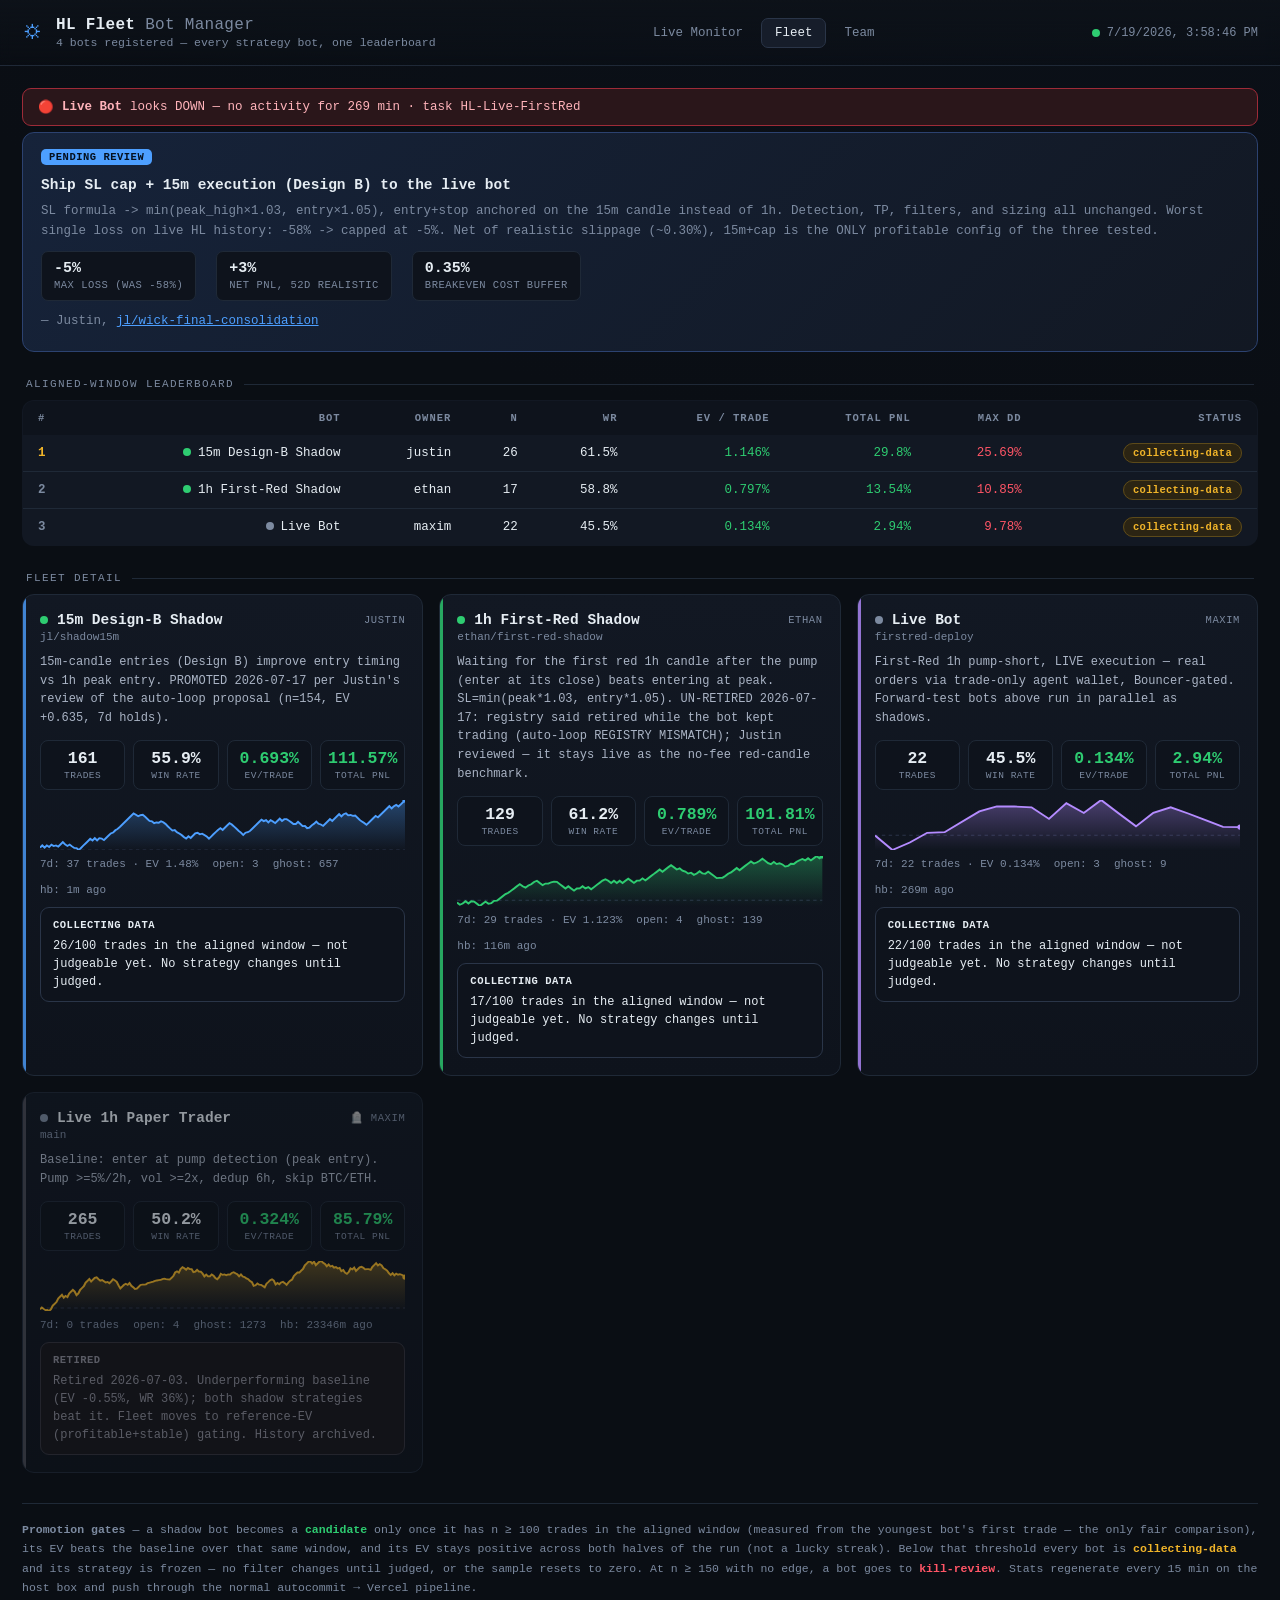
<file: fleet/index.html>
<!doctype html>
<html lang="en" data-theme="dark">
<head>
<meta charset="UTF-8" />
<meta name="viewport" content="width=device-width, initial-scale=1.0" />
<title>HL Fleet — Bot Manager</title>
<meta name="description" content="Fleet manager: every Hyperliquid strategy bot side by side — leaderboard, verdicts, health, team activity." />
<link rel="icon" href="data:image/svg+xml,<svg xmlns='http://www.w3.org/2000/svg' viewBox='0 0 32 32'><rect width='32' height='32' rx='6' fill='%230e131c'/><circle cx='11' cy='16' r='4' fill='%232ecc71'/><circle cx='21' cy='10' r='4' fill='%234d9fff'/><circle cx='21' cy='22' r='4' fill='%23ff5566'/></svg>" />
<style>
:root {
  --bg:        #0a0e14;
  --bg-2:      #0e131c;
  --panel:     #121823;
  --panel-2:   #161d2a;
  --border:    #1f2937;
  --border-2:  #2a3548;
  --text:      #e6edf3;
  --dim:       #7c8aa0;
  --mono: ui-monospace,'Cascadia Code',Consolas,monospace;
  --accent:    #4d9fff;
  --green:     #2ecc71;
  --green-dim: #1c7c47;
  --red:       #ff5566;
  --red-dim:   #9e2b38;
  --amber:     #f0b429;
  --purple:    #b48bff;
}
* { box-sizing: border-box; }
body {
  margin:0; font-family: var(--mono); font-size: 13.5px;
  background: radial-gradient(1200px 600px at 80% -10%, #11203a22, transparent), var(--bg);
  color: var(--text); min-height:100vh;
}
a { color: var(--accent); }
.topbar {
  display:flex; align-items:center; justify-content:space-between; gap:16px;
  padding: 16px 22px; border-bottom: 1px solid var(--border);
  background: linear-gradient(180deg, #0d1219, transparent);
  position: sticky; top:0; z-index:20; backdrop-filter: blur(6px);
}
.brand { display:flex; align-items:center; gap:12px; }
.logo { font-size: 22px; color: var(--accent); }
.brand h1 { font-size: 16px; margin:0; font-weight:600; letter-spacing:.3px; }
.brand .muted { color: var(--dim); font-weight: 400; }
.brand .sub { color: var(--dim); font-size:11.5px; margin-top:2px; }
.nav { display:flex; gap:4px; align-items:center; }
.nav a, .nav span { padding:7px 13px; border-radius:7px; font-size:12.5px; text-decoration:none; color:var(--dim); border:1px solid transparent; }
.nav a:hover { color:var(--text); border-color:var(--border-2); }
.nav .active { background: var(--panel-2); color: var(--text); border-color: var(--border-2); }
.topbar-right { display:flex; align-items:center; gap:12px; }
.freshness { display:flex; align-items:center; gap:7px; color:var(--dim); font-size:12px; }
.dot { width:8px; height:8px; border-radius:50%; background:var(--dim); }
.dot.live { background: var(--green); box-shadow: 0 0 0 0 #2ecc7188; animation: pulse 2.4s infinite; }
@keyframes pulse { 0%{box-shadow:0 0 0 0 #2ecc7166} 70%{box-shadow:0 0 0 8px #2ecc7100} 100%{box-shadow:0 0 0 0 #2ecc7100} }

.wrap { max-width: 1400px; margin: 0 auto; padding: 22px; }
.section-label { color: var(--dim); font-size: 11px; text-transform: uppercase; letter-spacing: 1.4px; margin: 26px 4px 10px; display:flex; align-items:center; gap:10px; }
.section-label::after { content:""; flex:1; height:1px; background: var(--border); }

.alerts { display:flex; flex-direction:column; gap:8px; margin-bottom: 6px; }
.alert { background: #2a161a; border: 1px solid var(--red-dim); color: #ffb3ba; padding: 10px 15px; border-radius: 9px; font-size: 12.5px; display:flex; gap:8px; align-items:center; }

.pending { background: linear-gradient(135deg, #16233a, var(--panel)); border: 1px solid #2c4270; border-radius: 12px; padding: 16px 18px; margin-bottom: 6px; }
.pending .tag { display:inline-block; background: var(--accent); color:#04101f; font-weight:700; font-size:10.5px; letter-spacing:.5px; padding:2px 8px; border-radius:5px; margin-bottom:8px; }
.pending h3 { margin: 4px 0 8px; font-size: 14.5px; }
.pending p { color: var(--dim); margin: 4px 0; line-height:1.6; font-size:12.5px; }
.pending .kv { display:flex; gap:20px; margin-top:10px; flex-wrap:wrap; }
.pending .kv div { background: var(--bg-2); border:1px solid var(--border); border-radius:7px; padding:8px 12px; }
.pending .kv b { display:block; font-size:15px; }
.pending .kv small { color:var(--dim); font-size:10.5px; text-transform:uppercase; letter-spacing:.5px; }

table.lb { width:100%; border-collapse: collapse; background: var(--panel); border: 1px solid var(--border); border-radius: 12px; overflow: hidden; }
table.lb th, table.lb td { padding: 11px 15px; text-align:right; font-size: 12.5px; }
table.lb th { background: var(--bg-2); color: var(--dim); font-size: 10.5px; text-transform: uppercase; letter-spacing: 1px; font-weight:600; }
table.lb td:first-child, table.lb th:first-child { text-align:left; }
table.lb tr+tr td { border-top: 1px solid var(--border); }
table.lb tr:hover td { background: var(--panel-2); }
.rank { color: var(--dim); font-weight:700; }
.rank.gold { color: var(--amber); }
.pos { color: var(--green); } .neg { color: var(--red); }
.pill { font-size: 10.5px; padding: 3px 9px; border-radius: 20px; font-weight:600; letter-spacing:.3px; border:1px solid transparent; }
.pill.baseline { background:#12203a; color:var(--accent); border-color:#26406e; }
.pill.candidate { background:#0f3320; color:var(--green); border-color:var(--green-dim); }
.pill.kill-review { background:#33130f; color:#ff8a7a; border-color:var(--red-dim); }
.pill.testing { background:#132b22; color:#7fe0b0; border-color:#1c4a34; }
.pill.collecting-data { background:#2b2413; color:var(--amber); border-color:#5c4a1a; }
.pill.retired { background:#1c1c22; color:#8b8b96; border-color:#33333c; }

.grid { display:grid; grid-template-columns: repeat(auto-fill,minmax(360px,1fr)); gap: 16px; margin-top:6px; }
.card { background: linear-gradient(180deg, var(--panel), var(--bg-2)); border: 1px solid var(--border); border-radius: 12px; padding: 17px; position:relative; overflow:hidden; }
.card::before { content:""; position:absolute; left:0; top:0; bottom:0; width:3px; opacity:.8; }
.card.c-accent::before { background: var(--accent); }
.card.c-green::before { background: var(--green); }
.card.c-purple::before { background: var(--purple); }
.card h2 { font-size: 14.5px; margin: 0 0 3px; display:flex; align-items:center; gap:9px; font-weight:600; }
.card .owner { color: var(--dim); font-size: 10.5px; margin-left:auto; text-transform:uppercase; letter-spacing:.6px; font-weight:400; }
.card .branch { color: var(--dim); font-size: 11px; font-family: var(--mono); margin-bottom: 10px; }
.card .hypo { color: #aab4c5; font-size: 12px; line-height:1.55; margin: 8px 0 13px; min-height: 36px; }
.metrics { display:grid; grid-template-columns: repeat(4,1fr); gap:8px; text-align:center; margin-bottom: 10px; }
.metrics .m { background: var(--bg-2); border:1px solid var(--border); border-radius:8px; padding:8px 4px; }
.metrics .v { font-size: 16.5px; font-weight:700; }
.metrics .k { font-size: 9.5px; color: var(--dim); text-transform:uppercase; letter-spacing:.5px; margin-top:2px; }
.spark { width:100%; height:50px; display:block; margin: 8px 0; }
.row2 { display:flex; gap:14px; font-size: 11px; color: var(--dim); margin-top: 8px; flex-wrap:wrap; }
.verdict { font-size: 12px; border-radius: 9px; padding: 10px 12px; margin-top: 11px; line-height:1.5; border:1px solid var(--border-2); background: var(--bg-2); }
.verdict.v-candidate { border-color: var(--green-dim); background: #122a1c; }
.verdict.v-kill-review { border-color: var(--red-dim); background: #2a161a; }
.verdict.v-baseline { border-color: #26406e; background: #12203a; }
.verdict.v-retired { border-color: #33333c; background: #17171c; color: #8b8b96; }
.card.retired { opacity: .62; }
.card.retired::before { background: #55555f; }
.verdict b { display:block; font-size:10.5px; letter-spacing:.5px; margin-bottom:3px; text-transform:uppercase; }

.footer-note { color: var(--dim); font-size: 11.5px; margin-top: 30px; line-height: 1.7; border-top:1px solid var(--border); padding-top:16px; }
@media (max-width:640px){ .metrics{grid-template-columns:repeat(2,1fr)} .wrap{padding:12px} .topbar{flex-wrap:wrap;padding:12px} }
</style>
</head>
<body>
<header class="topbar">
  <div class="brand">
    <span class="logo">⛭</span>
    <div>
      <h1>HL Fleet <span class="muted">Bot Manager</span></h1>
      <div class="sub" id="subtitle">every strategy bot, one leaderboard — health, verdicts, promotion gates</div>
    </div>
  </div>
  <nav class="nav">
    <a href="/">Live Monitor</a>
    <span class="active">Fleet</span>
    <a href="/fleet/team.html">Team</a>
  </nav>
  <div class="topbar-right">
    <div class="freshness"><span class="dot" id="liveDot"></span><span id="updatedLabel">loading…</span></div>
  </div>
</header>

<div class="wrap">
  <div class="alerts" id="alerts"></div>
  <div id="pending"></div>

  <div class="section-label">Aligned-window leaderboard</div>
  <div style="overflow-x:auto;">
  <table class="lb"><thead><tr>
    <th>#</th><th>Bot</th><th>Owner</th><th>n</th><th>WR</th><th>EV / trade</th><th>Total PnL</th><th>Max DD</th><th>Status</th>
  </tr></thead><tbody id="lbBody"></tbody></table>
  </div>

  <div class="section-label">Fleet detail</div>
  <div class="grid" id="cards"></div>

  <div class="footer-note">
    <b>Promotion gates</b> — a shadow bot becomes a <b style="color:var(--green)">candidate</b> only once it has
    n ≥ <span id="gMin">100</span> trades in the aligned window (measured from the youngest bot's first trade — the only fair comparison),
    its EV beats the baseline over that same window, and its EV stays positive across both halves of the run (not a lucky streak).
    Below that threshold every bot is <b style="color:var(--amber)">collecting-data</b> and its strategy is frozen — no filter
    changes until judged, or the sample resets to zero. At n ≥ <span id="gKill">150</span> with no edge, a bot goes to
    <b style="color:var(--red)">kill-review</b>. Stats regenerate every 15 min on the host box and push through the normal
    autocommit → Vercel pipeline.
  </div>
</div>

<script>
const fmt = (v, suf='') => (v === null || v === undefined) ? '—' : v + suf;
const cls = v => (v === null || v === undefined) ? '' : (v >= 0 ? 'pos' : 'neg');
const colorFor = i => ['#4d9fff','#2ecc71','#b48bff','#f0b429','#ff8ab8','#5eead4'][i % 6];
const cardAccent = i => ['c-accent','c-green','c-purple'][i % 3];

function spark(series, color) {
  if (!series || series.length < 2) return '<svg class="spark"></svg>';
  const vals = series.map(p => p[1]);
  const min = Math.min(0, ...vals), max = Math.max(0, ...vals), range = (max - min) || 1;
  const W = 320, H = 50;
  const pts = vals.map((v,i) => `${(i/(vals.length-1)*W).toFixed(1)},${(H-(v-min)/range*H).toFixed(1)}`).join(' ');
  const zero = H - (0-min)/range*H;
  const last = pts.split(' ').pop().split(',');
  return `<svg class="spark" viewBox="0 0 ${W} ${H}" preserveAspectRatio="none">
    <defs><linearGradient id="g${color.replace('#','')}" x1="0" y1="0" x2="0" y2="1">
      <stop offset="0%" stop-color="${color}" stop-opacity="0.35"/><stop offset="100%" stop-color="${color}" stop-opacity="0"/>
    </linearGradient></defs>
    <line x1="0" y1="${zero}" x2="${W}" y2="${zero}" stroke="#2a3348" stroke-dasharray="3 3"/>
    <polygon points="0,${H} ${pts} ${W},${H}" fill="url(#g${color.replace('#','')})"/>
    <polyline points="${pts}" fill="none" stroke="${color}" stroke-width="1.8"/>
    <circle cx="${last[0]}" cy="${last[1]}" r="2.6" fill="${color}"/></svg>`;
}

async function render() {
  let d;
  try {
    const r = await fetch('fleet_stats.json?t=' + Date.now());
    d = await r.json();
  } catch (e) {
    document.getElementById('subtitle').textContent = 'fleet_stats.json not reachable yet';
    return;
  }
  document.getElementById('liveDot').classList.add('live');
  document.getElementById('updatedLabel').textContent = new Date(d.generated_at).toLocaleString();
  document.getElementById('subtitle').textContent = `${d.bots.length} bots registered — every strategy bot, one leaderboard`;
  document.getElementById('gMin').textContent = d.settings.promotion_min_trades;
  document.getElementById('gKill').textContent = d.settings.kill_review_trades;

  document.getElementById('alerts').innerHTML = d.bots.filter(b => !b.alive && b.status !== 'retired').map(b =>
    `<div class="alert">🔴 <b>${b.name}</b> looks DOWN — ${b.db_found ? 'no activity for ' + b.heartbeat_min + ' min' : 'DB missing'} · task <code>${b.scheduled_task}</code></div>`
  ).join('');

  if (d.pending_decisions && d.pending_decisions.length) {
    document.getElementById('pending').innerHTML = d.pending_decisions.map(p => `
      <div class="pending">
        <span class="tag">PENDING REVIEW</span>
        <h3>${p.title}</h3>
        <p>${p.summary}</p>
        <div class="kv">
          ${p.metrics.map(m => `<div><b>${m.v}</b><small>${m.k}</small></div>`).join('')}
        </div>
        <p style="margin-top:10px;color:var(--dim)">— ${p.author}, <a href="${p.link}" target="_blank" rel="noopener">${p.branch}</a></p>
      </div>`).join('');
  }

  // leaderboard = live competition only; retired bots live in the archived cards below
  const order = d.bots.filter(b => b.status !== 'retired')
    .sort((a,b) => ((b.common_window||{}).ev ?? -999) - ((a.common_window||{}).ev ?? -999));
  document.getElementById('lbBody').innerHTML = order.map((b,i) => {
    const c = b.common_window || {};
    return `<tr>
      <td class="rank ${i===0?'gold':''}">${i+1}</td>
      <td><span class="dot ${b.alive?'live':''}" style="display:inline-block;margin-right:7px;"></span>${b.name}</td>
      <td>${b.owner}</td>
      <td>${fmt(c.n)}</td><td>${fmt(c.wr,'%')}</td>
      <td class="${cls(c.ev)}">${fmt(c.ev,'%')}</td>
      <td class="${cls(c.total_pnl)}">${fmt(c.total_pnl,'%')}</td>
      <td class="neg">${fmt(c.max_dd,'%')}</td>
      <td><span class="pill ${(b.verdict||{}).state}">${(b.verdict||{}).state || '—'}</span></td>
    </tr>`;
  }).join('');

  // active bots first, retired sink to the bottom (dimmed) — the monthly-churn view
  const cardOrder = [...d.bots].sort((a,b) =>
    (a.status === 'retired' ? 1 : 0) - (b.status === 'retired' ? 1 : 0));
  document.getElementById('cards').innerHTML = cardOrder.map((b,i) => {
    const a = b.all_time || {}, w = b.last_7d || {}, v = b.verdict || {};
    const color = colorFor(i);
    const retired = b.status === 'retired';
    return `<div class="card ${cardAccent(i)}${retired ? ' retired' : ''}">
      <h2><span class="dot ${b.alive?'live':''}"></span>${b.name}<span class="owner">${retired ? '🪦 ' : ''}${b.owner}</span></h2>
      <div class="branch">${b.branch}</div>
      <div class="hypo">${b.hypothesis}</div>
      <div class="metrics">
        <div class="m"><div class="v">${fmt(a.n)}</div><div class="k">Trades</div></div>
        <div class="m"><div class="v">${fmt(a.wr,'%')}</div><div class="k">Win Rate</div></div>
        <div class="m"><div class="v ${cls(a.ev)}">${fmt(a.ev,'%')}</div><div class="k">EV/Trade</div></div>
        <div class="m"><div class="v ${cls(a.total_pnl)}">${fmt(a.total_pnl,'%')}</div><div class="k">Total PnL</div></div>
      </div>
      ${spark(b.cum_series, color)}
      <div class="row2">
        <span>7d: ${fmt(w.n)} trades${w.n ? ' · EV ' + w.ev + '%' : ''}</span>
        <span>open: ${fmt(b.open_positions)}</span>
        <span>ghost: ${fmt((b.ghost||{}).n)}</span>
        <span>hb: ${fmt(b.heartbeat_min,'m ago')}</span>
      </div>
      <div class="verdict v-${v.state||'testing'}"><b>${(v.state||'').replace('-',' ')}</b>${v.detail||''}</div>
    </div>`;
  }).join('');
}
render();
setInterval(render, 60000);
</script>
</body>
</html>
</file>
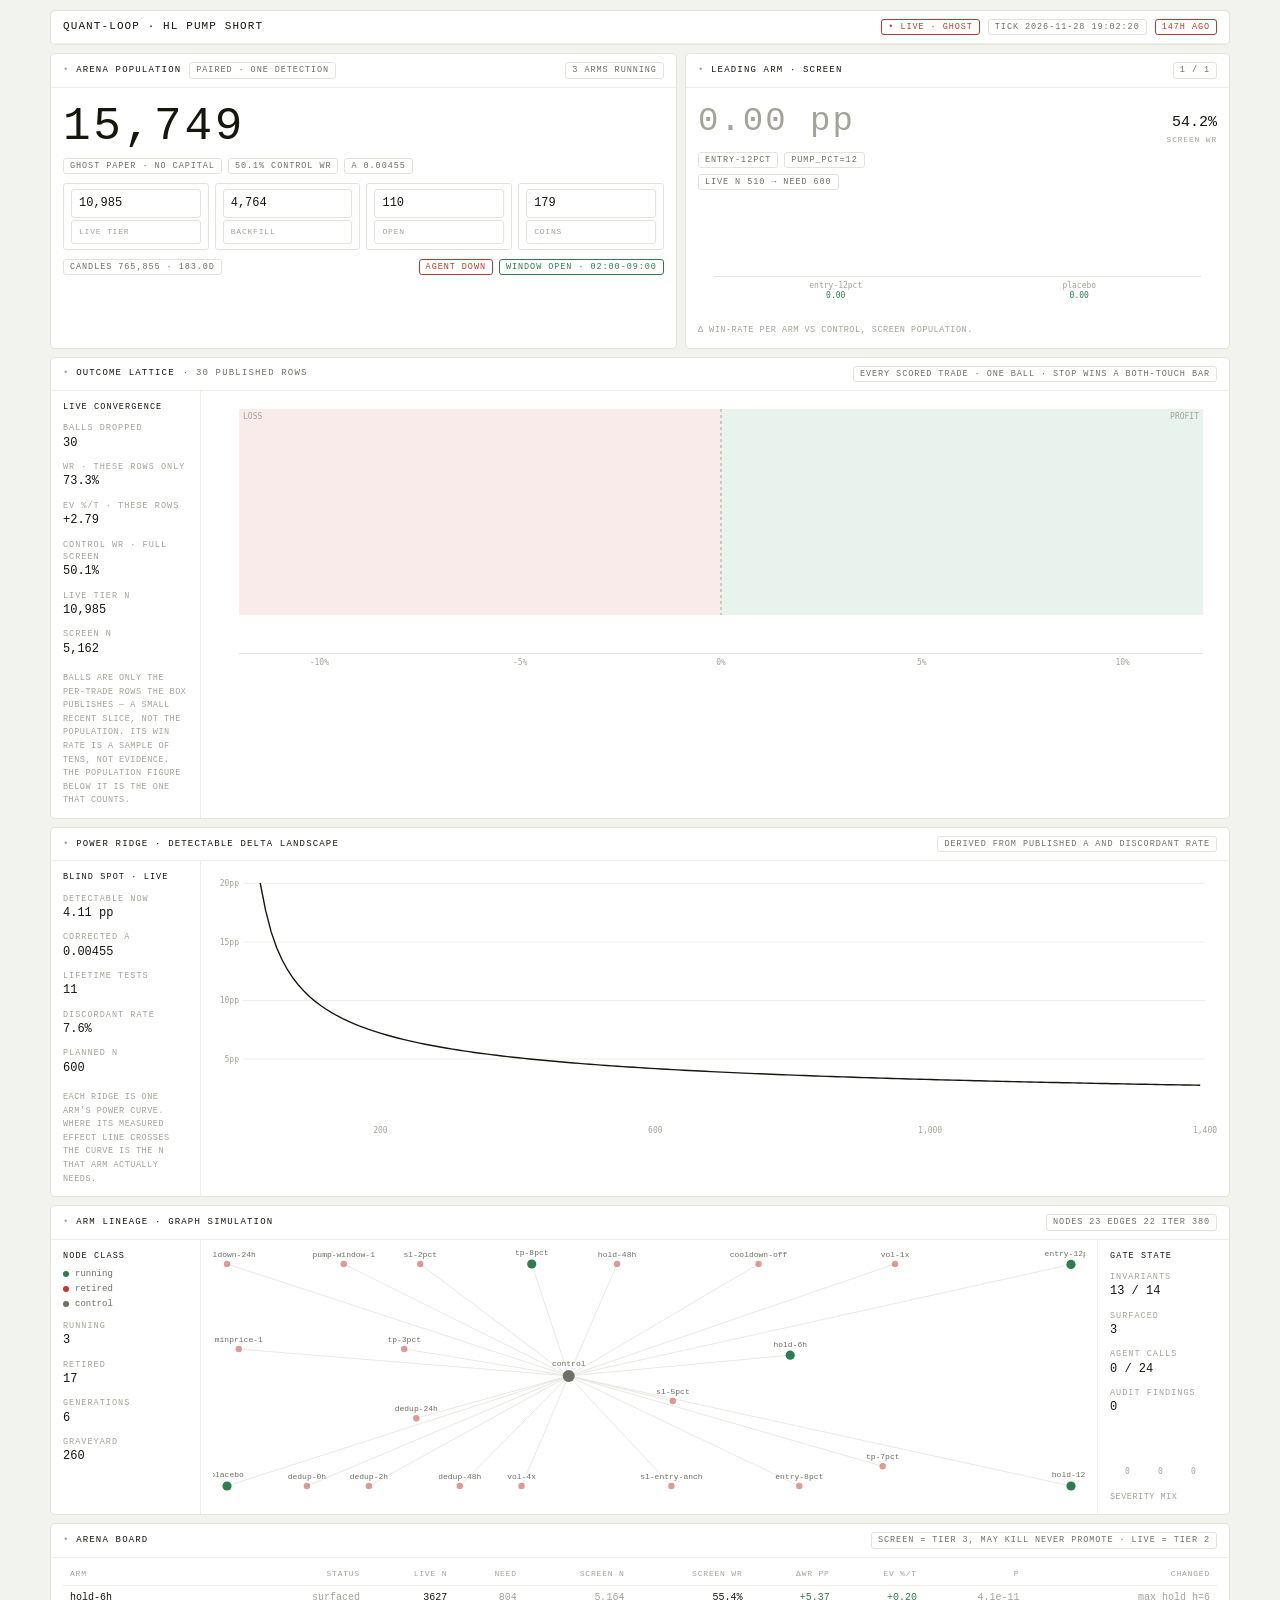
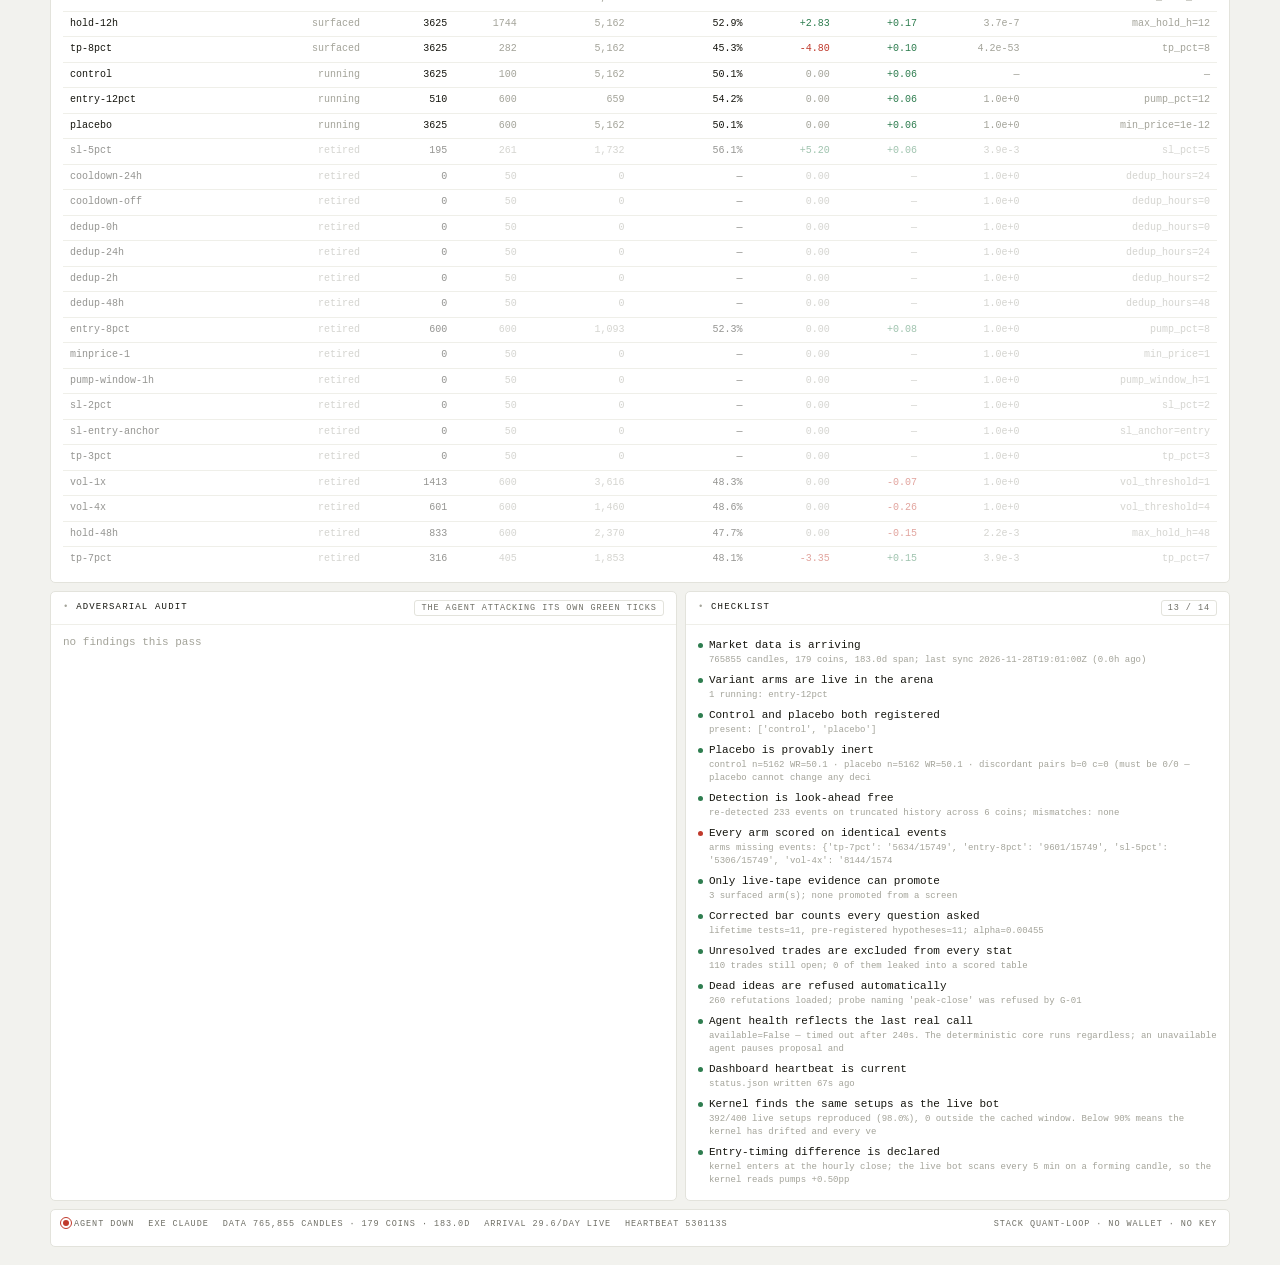
<file: loop/index.html>
<!doctype html>
<html lang="en">
<head>
<meta charset="utf-8">
<meta name="viewport" content="width=device-width,initial-scale=1">
<title>quant-loop · live</title>
<!--
  loop.html — the live board.

  LAYOUT is modelled on a reference terminal design. EVERY NUMBER is read from
  status.json, which the box writes at the end of each tick. Nothing here is seeded,
  sampled or simulated; a field the loop has not published renders as an em dash.

  THIS LOOP HAS NO WALLET. No capital, no position, no PnL in currency. The hero number
  is the arena population, not money. `pnl%` is the ghost/paper percentage the arena
  scores. Any dollar figure on this page would be fiction.

  Panels that DERIVE rather than read are labelled as derived, and derive only from
  published fields (discordant_rate, corrected_alpha, recent[], arms[]).
-->
<style>
:root{
  --bg:#f2f2ee; --card:#fff; --line:#e3e3dc; --line2:#efefe9;
  --fg:#16160f; --dim:#6f6f66; --dim2:#a3a399;
  --grn:#2e7d4f; --grnf:#d3e8dc; --red:#c0392b; --redf:#f2d7d3; --amb:#b07d15;
  --mono:ui-monospace,SFMono-Regular,"SF Mono",Menlo,Consolas,monospace;
}
@media(prefers-color-scheme:dark){
  :root{--bg:#0d0e0c;--card:#141613;--line:#26281f;--line2:#1c1e19;
        --fg:#eceade;--dim:#8d8d80;--dim2:#5a5a50;--grnf:#16301f;--redf:#301616;}
}
*{box-sizing:border-box}
body{margin:0;background:var(--bg);color:var(--fg);font:11px/1.45 var(--mono);padding:10px}
.wrap{max-width:1180px;margin:0 auto}
.card{background:var(--card);border:1px solid var(--line);border-radius:5px;margin-bottom:8px}
.pad{padding:10px 12px}
.hd{display:flex;align-items:center;gap:8px;padding:8px 12px;border-bottom:1px solid var(--line2);
    font-size:9px;letter-spacing:.13em;text-transform:uppercase;color:var(--dim)}
.hd .t{color:var(--fg)}
.sp{flex:1}
.tag{border:1px solid var(--line);border-radius:3px;padding:1px 6px;font-size:8.5px;
     letter-spacing:.11em;text-transform:uppercase;color:var(--dim);white-space:nowrap}
.tag.g{color:var(--grn);border-color:var(--grn)}
.tag.r{color:var(--red);border-color:var(--red)}
.tag.a{color:var(--amb);border-color:var(--amb)}
.bul::before{content:"• ";color:var(--dim2)}
.grid2{display:grid;gap:8px;grid-template-columns:1fr}
@media(min-width:820px){.grid2{grid-template-columns:1.15fr 1fr}}
.split{display:grid;grid-template-columns:150px 1fr;gap:0}
@media(max-width:700px){.split{grid-template-columns:1fr}}
.rail{border-right:1px solid var(--line2);padding:10px 12px}
@media(max-width:700px){.rail{border-right:0;border-bottom:1px solid var(--line2)}}
.rail .lb{font-size:8.5px;letter-spacing:.12em;text-transform:uppercase;color:var(--dim2);
          margin-top:9px}
.rail .vl{font-size:12px;font-variant-numeric:tabular-nums}
.rail .hdr{font-size:8.5px;letter-spacing:.13em;text-transform:uppercase;color:var(--fg)}
.note{font-size:8.5px;letter-spacing:.06em;text-transform:uppercase;color:var(--dim2);
      margin-top:14px;line-height:1.6}

/* hero LED-ish number */
.hero{font-size:46px;line-height:1;letter-spacing:.06em;font-variant-numeric:tabular-nums;
      margin:6px 0 8px}
.hero.sm{font-size:34px}
.mini{display:grid;grid-template-columns:repeat(4,1fr);gap:6px;margin-top:9px}
.mini div{border:1px solid var(--line);border-radius:3px;padding:5px 7px}
.mini .v{font-size:12px;font-variant-numeric:tabular-nums}
.mini .k{font-size:8px;letter-spacing:.1em;text-transform:uppercase;color:var(--dim2);margin-top:2px}
.kv{display:flex;gap:6px;flex-wrap:wrap;margin-top:6px}

canvas{display:block;width:100%}
.bot{display:flex;gap:14px;flex-wrap:wrap;align-items:center;font-size:8.5px;
     letter-spacing:.11em;text-transform:uppercase;color:var(--dim);padding:8px 12px}
.dot{width:6px;height:6px;border-radius:50%;background:var(--grn);display:inline-block;
     position:relative;margin-right:5px}
.dot::after{content:"";position:absolute;inset:-3px;border-radius:50%;border:1px solid var(--grn);
  animation:ping 2s cubic-bezier(0,0,.2,1) infinite}
@keyframes ping{0%{transform:scale(.6);opacity:.9}100%{transform:scale(2.2);opacity:0}}
.dot.r{background:var(--red)}.dot.r::after{border-color:var(--red)}
.dot.a{background:var(--amb)}.dot.a::after{border-color:var(--amb)}
table{border-collapse:collapse;width:100%;font-size:10px;white-space:nowrap}
th{text-align:right;font-weight:400;color:var(--dim2);font-size:8px;letter-spacing:.1em;
   text-transform:uppercase;padding:0 7px 6px;border-bottom:1px solid var(--line2)}
th:first-child,td:first-child{text-align:left}
td{text-align:right;padding:5px 7px;border-bottom:1px solid var(--line2);
   font-variant-numeric:tabular-nums}
tr:last-child td{border-bottom:0}
.pos{color:var(--grn)}.neg{color:var(--red)}.mut{color:var(--dim2)}
.scroll{overflow-x:auto}
.find{border-left:2px solid var(--line);padding:5px 0 5px 8px;margin-bottom:6px}
.find.high{border-color:var(--red)}.find.medium{border-color:var(--amb)}
.find .s{font-size:8px;letter-spacing:.12em;text-transform:uppercase;color:var(--dim2)}
.find .c{color:var(--dim);margin:2px 0 2px}
.chk{display:flex;gap:6px;padding:3px 0;align-items:flex-start}
.chk .m{width:5px;height:5px;border-radius:50%;background:var(--grn);margin-top:5px;flex:none}
.chk.no .m{background:var(--red);animation:bl 1.1s steps(2) infinite}
@keyframes bl{50%{opacity:.2}}
.err{color:var(--red);padding:0 12px 8px}
@media(prefers-reduced-motion:reduce){*{animation:none!important}}
</style>
</head>
<body>
<div class="wrap">

  <!-- ── top bar ─────────────────────────────────────────── -->
  <div class="card"><div class="hd">
    <span class="t" style="font-size:11px;letter-spacing:.1em">QUANT-LOOP · HL PUMP SHORT</span>
    <span class="sp"></span>
    <span class="tag g" id="tLive">• LIVE · GHOST</span>
    <span class="tag" id="tTick">TICK —</span>
    <span class="tag" id="tHb">—</span>
  </div></div>

  <!-- ── row 1 ───────────────────────────────────────────── -->
  <div class="grid2">
    <div class="card">
      <div class="hd"><span class="bul t">ARENA POPULATION</span>
        <span class="tag" id="tObjTag">PAIRED · ONE DETECTION</span>
        <span class="sp"></span><span class="tag" id="tArms">— ARMS</span></div>
      <div class="pad">
        <div class="hero" id="hEvents">—</div>
        <div class="kv">
          <span class="tag">GHOST PAPER · NO CAPITAL</span>
          <span class="tag" id="tWr">— SCREEN WR</span>
          <span class="tag" id="tAlpha">α —</span>
        </div>
        <div class="mini">
          <div><div class="v" id="mLive">—</div><div class="k">live tier</div></div>
          <div><div class="v" id="mBack">—</div><div class="k">backfill</div></div>
          <div><div class="v" id="mOpen">—</div><div class="k">open</div></div>
          <div><div class="v" id="mCoins">—</div><div class="k">coins</div></div>
        </div>
        <div class="kv" style="margin-top:9px">
          <span class="tag" id="tBox">box —</span><span class="sp"></span>
          <span class="tag g" id="tAgent">AGENT —</span>
          <span class="tag" id="tUsage">USAGE —</span>
        </div>
      </div>
    </div>

    <div class="card">
      <div class="hd"><span class="bul t">LEADING ARM · SCREEN</span><span class="sp"></span>
        <span class="tag" id="tRank">— / —</span></div>
      <div class="pad">
        <div style="display:flex;align-items:flex-end;gap:10px">
          <div class="hero sm" id="hDelta">—</div>
          <div class="sp"></div>
          <div style="text-align:right"><div style="font-size:15px" id="hWr">—</div>
            <div class="k" style="font-size:8px;letter-spacing:.1em;color:var(--dim2)">SCREEN WR</div></div>
        </div>
        <div class="kv"><span class="tag" id="tArm">—</span><span class="tag" id="tChg">—</span></div>
        <div class="kv"><span class="tag" id="tNeed">n — → need —</span></div>
        <canvas id="cBars" height="120"></canvas>
        <div class="note" id="nBars">Δ win-rate per arm vs control, screen population.</div>
      </div>
    </div>
  </div>

  <!-- ── row 2 · lattice ─────────────────────────────────── -->
  <div class="card">
    <div class="hd"><span class="bul t">OUTCOME LATTICE</span><span id="hLatN"></span>
      <span class="sp"></span><span class="tag">EVERY SCORED TRADE · ONE BALL · STOP WINS A BOTH-TOUCH BAR</span></div>
    <div class="split">
      <div class="rail">
        <div class="hdr">LIVE CONVERGENCE</div>
        <div class="lb">balls dropped</div><div class="vl" id="rBalls">—</div>
        <div class="lb">wr · these rows only</div><div class="vl" id="rWr">—</div>
        <div class="lb">ev %/t · these rows</div><div class="vl" id="rEv">—</div>
        <div class="lb">control wr · full screen</div><div class="vl" id="rWrPop">—</div>
        <div class="lb">live tier n</div><div class="vl" id="rLive">—</div>
        <div class="lb">screen n</div><div class="vl" id="rScreen">—</div>
        <div class="note">Balls are ONLY the per-trade rows the box publishes — a small recent
          slice, not the population. Its win rate is a sample of tens, not evidence. The
          population figure below it is the one that counts.</div>
      </div>
      <div class="pad"><canvas id="cLat" height="270"></canvas></div>
    </div>
  </div>

  <!-- ── row 3 · power ridge ─────────────────────────────── -->
  <div class="card">
    <div class="hd"><span class="bul t">POWER RIDGE · DETECTABLE DELTA LANDSCAPE</span>
      <span class="sp"></span><span class="tag">DERIVED FROM PUBLISHED α AND DISCORDANT RATE</span></div>
    <div class="split">
      <div class="rail">
        <div class="hdr">BLIND SPOT · LIVE</div>
        <div class="lb">detectable now</div><div class="vl" id="rMde">—</div>
        <div class="lb">corrected α</div><div class="vl" id="rAlpha">—</div>
        <div class="lb">lifetime tests</div><div class="vl" id="rTests">—</div>
        <div class="lb">discordant rate</div><div class="vl" id="rDisc">—</div>
        <div class="lb">planned n</div><div class="vl" id="rPlan">—</div>
        <div class="note">Each ridge is one arm's power curve. Where its measured effect line
          crosses the curve is the n that arm actually needs.</div>
      </div>
      <div class="pad"><canvas id="cRidge" height="270"></canvas></div>
    </div>
  </div>

  <!-- ── row 4 · lineage graph ───────────────────────────── -->
  <div class="card">
    <div class="hd"><span class="bul t">ARM LINEAGE · GRAPH SIMULATION</span><span class="sp"></span>
      <span class="tag" id="tGraph">NODES — EDGES — ITER —</span></div>
    <div class="split" style="grid-template-columns:150px 1fr 132px">
      <div class="rail">
        <div class="hdr">NODE CLASS</div>
        <div id="legend" style="margin-top:6px"></div>
        <div class="lb">running</div><div class="vl" id="rRun">—</div>
        <div class="lb">retired</div><div class="vl" id="rRet">—</div>
        <div class="lb">generations</div><div class="vl" id="rGen">—</div>
        <div class="lb">graveyard</div><div class="vl" id="rGrave">—</div>
      </div>
      <div class="pad"><canvas id="cGraph" height="250"></canvas></div>
      <div class="rail" style="border-right:0;border-left:1px solid var(--line2)">
        <div class="hdr">GATE STATE</div>
        <div class="lb">invariants</div><div class="vl" id="rChk">—</div>
        <div class="lb">surfaced</div><div class="vl" id="rSurf">—</div>
        <div class="lb">agent calls</div><div class="vl" id="rCalls">—</div>
        <div class="lb">audit findings</div><div class="vl" id="rFind">—</div>
        <canvas id="cSev" height="52" style="margin-top:8px"></canvas>
        <div class="note">Severity mix</div>
      </div>
    </div>
  </div>

  <!-- ── row 5 · table + audit ───────────────────────────── -->
  <div class="card">
    <div class="hd"><span class="bul t">ARENA BOARD</span><span class="sp"></span>
      <span class="tag">SCREEN = TIER 3, MAY KILL NEVER PROMOTE · LIVE = TIER 2</span></div>
    <div class="pad scroll"><table id="lb"><thead><tr>
      <th>arm</th><th>status</th><th>live n</th><th>need</th><th>screen n</th><th>screen wr</th>
      <th>Δwr pp</th><th>ev %/t</th><th>p</th><th>changed</th>
    </tr></thead><tbody></tbody></table></div>
  </div>

  <div class="grid2">
    <div class="card">
      <div class="hd"><span class="bul t">ADVERSARIAL AUDIT</span><span class="sp"></span>
        <span class="tag">THE AGENT ATTACKING ITS OWN GREEN TICKS</span></div>
      <div class="pad" id="audit"><span class="mut">—</span></div>
    </div>
    <div class="card">
      <div class="hd"><span class="bul t">CHECKLIST</span><span class="sp"></span>
        <span class="tag" id="tChk">—</span></div>
      <div class="pad" id="checks"></div>
    </div>
  </div>

  <!-- ── bottom status ───────────────────────────────────── -->
  <div class="card"><div class="bot">
    <span><span class="dot" id="bDot"></span><span id="bAgent">AGENT —</span></span>
    <span id="bModel">MODEL —</span>
    <span id="bData">DATA —</span>
    <span id="bTick">TICK —</span>
    <span id="bLat">HEARTBEAT —</span>
    <span class="sp"></span>
    <span>STACK QUANT-LOOP · NO WALLET · NO KEY</span>
  </div><div class="err" id="err"></div></div>
</div>

<script>
"use strict";
const $=s=>document.querySelector(s);
const esc=s=>String(s==null?"":s).replace(/[<>&]/g,c=>({"<":"&lt;",">":"&gt;","&":"&amp;"}[c]));
const nf=n=>n==null?"—":n.toLocaleString("en-US");
const fx=(v,d)=>(v==null||isNaN(+v))?"—":(+v).toFixed(d);
const pp=v=>v==null?"—":(v>0?"+":"")+(+v).toFixed(2);
const cl=v=>v>0?"pos":v<0?"neg":"mut";
const CSS=n=>getComputedStyle(document.documentElement).getPropertyValue(n).trim();
let D=null, RAF={};

/* crisp canvas at devicePixelRatio */
function ctx2d(c){
  const r=Math.min(2,window.devicePixelRatio||1), w=c.clientWidth||600, h=+c.getAttribute("height");
  c.width=w*r; c.height=h*r; c.style.height=h+"px";
  const x=c.getContext("2d"); x.setTransform(r,0,0,r,0,0); x.clearRect(0,0,w,h);
  return [x,w,h];
}
function stop(k){ if(RAF[k]) cancelAnimationFrame(RAF[k]); }

/* ── ΔWR bars ───────────────────────────────────────────── */
function bars(lb){
  const c=$("#cBars"); if(!c.clientWidth) return;
  const arms=lb.filter(a=>a.arm!=="control"&&a.status==="running");
  let t=0; stop("b");
  (function draw(){
    t=Math.min(1,t+.035);
    const [x,w,h]=ctx2d(c), pad=16, bw=(w-pad*2)/Math.max(1,arms.length);
    const mx=Math.max(1,...arms.map(a=>Math.abs(a.screen_wr_delta_pp||0)));
    const zero=h-34;
    x.strokeStyle=CSS("--line"); x.lineWidth=1;
    x.beginPath(); x.moveTo(pad,zero+.5); x.lineTo(w-pad,zero+.5); x.stroke();
    arms.forEach((a,i)=>{
      const v=(a.screen_wr_delta_pp||0)*t, hgt=Math.abs(v)/mx*(zero-14);
      x.fillStyle=v>=0?CSS("--grn"):CSS("--red");
      x.globalAlpha=.85;
      x.fillRect(pad+i*bw+bw*.22, v>=0?zero-hgt:zero, bw*.56, hgt);
      x.globalAlpha=1;
      x.fillStyle=CSS("--dim2"); x.font="8px "+CSS("--mono");
      x.save(); x.translate(pad+i*bw+bw/2,h-22); x.textAlign="center";
      x.fillText(a.arm.slice(0,11),0,0);
      x.fillStyle=v>=0?CSS("--grn"):CSS("--red");
      x.fillText(pp(a.screen_wr_delta_pp),0,10); x.restore();
    });
    if(t<1) RAF.b=requestAnimationFrame(draw);
  })();
}

/* ── outcome lattice: one ball per published scored trade ── */
function lattice(rows){
  const c=$("#cLat"); if(!c.clientWidth) return;
  const pts=rows.filter(r=>r.taken&&r.pnl_pct!=null);
  const BINS=17, lo=-12, hi=12;
  const bin=v=>Math.max(0,Math.min(BINS-1,Math.floor((v-lo)/(hi-lo)*BINS)));
  const counts=new Array(BINS).fill(0);
  const balls=pts.map((r,i)=>({b:bin(r.pnl_pct),v:r.pnl_pct,win:r.win,
                               d:i*46, y:-10, seed:(i*97)%13}));
  let t0=null; stop("l");
  (function draw(ts){
    if(!t0)t0=ts; const el=ts-t0;
    const [x,w,h]=ctx2d(c);
    const padL=26,padR=14, gw=w-padL-padR, bw=gw/BINS, floor=h-56;
    counts.fill(0);
    /* zones */
    const zx=padL+gw*((0-lo)/(hi-lo));
    x.fillStyle=CSS("--redf"); x.globalAlpha=.5; x.fillRect(padL,8,zx-padL,floor-8);
    x.fillStyle=CSS("--grnf"); x.fillRect(zx,8,padL+gw-zx,floor-8); x.globalAlpha=1;
    x.strokeStyle=CSS("--dim2"); x.setLineDash([3,3]);
    x.beginPath(); x.moveTo(zx,8); x.lineTo(zx,floor); x.stroke(); x.setLineDash([]);
    x.fillStyle=CSS("--dim2"); x.font="8px "+CSS("--mono");
    x.fillText("LOSS",padL+4,18); x.textAlign="right"; x.fillText("PROFIT",padL+gw-4,18);
    x.textAlign="left";
    /* balls */
    balls.forEach(b=>{
      const age=el-b.d; if(age<0) return;
      const land=floor-6-counts[b.b]*5;
      const prog=Math.min(1,age/900);
      const cx=padL+bw*(b.b+.5)+Math.sin((1-prog)*6+b.seed)*(1-prog)*bw*.9;
      const cy=-8+(land+8)*(prog*prog);
      if(prog>=1) counts[b.b]++;
      x.beginPath(); x.arc(cx,Math.min(cy,land),2.1,0,7);
      x.fillStyle=b.win?CSS("--grn"):CSS("--red"); x.globalAlpha=prog>=1?.9:.55; x.fill();
      x.globalAlpha=1;
    });
    /* histogram */
    const mx=Math.max(1,...counts);
    counts.forEach((n,i)=>{
      if(!n) return;
      const bh=n/mx*36;
      x.fillStyle=(lo+(i+.5)*((hi-lo)/BINS))>=0?CSS("--grn"):CSS("--dim2");
      x.globalAlpha=.75; x.fillRect(padL+i*bw+1,h-18-bh,bw-2,bh); x.globalAlpha=1;
    });
    x.strokeStyle=CSS("--line"); x.beginPath();
    x.moveTo(padL,h-17.5); x.lineTo(padL+gw,h-17.5); x.stroke();
    x.fillStyle=CSS("--dim2"); x.font="8px "+CSS("--mono");
    [-10,-5,0,5,10].forEach(v=>{
      const px=padL+gw*((v-lo)/(hi-lo));
      x.textAlign="center"; x.fillText(v+"%",px,h-6);
    });
    x.textAlign="left";
    if(el<balls.length*46+1400) RAF.l=requestAnimationFrame(draw);
  })();
}

/* ── power ridge: MDE(n) per arm, derived from published fields ── */
function ridge(power,lb){
  const c=$("#cRidge"); if(!c.clientWidth) return;
  const a=power.corrected_alpha; if(!a) return;
  /* inverse normal (Acklam) — same z the box uses */
  function z(p){const A=[-39.69683028665376,220.9460984245205,-275.9285104469687,138.3577518672690,-30.66479806614716,2.506628277459239],B=[-54.47609879822406,161.5858368580409,-155.6989798598866,66.80131188771972,-13.28068155288572],C=[-.007784894002430293,-.3223964580411365,-2.400758277161838,-2.549732539343734,4.374664141464968,2.938163982698783],Dd=[.007784695709041462,.3224671290700398,2.445134137142996,3.754408661907416];const pl=.02425;let q,r;if(p<pl){q=Math.sqrt(-2*Math.log(p));return(((((C[0]*q+C[1])*q+C[2])*q+C[3])*q+C[4])*q+C[5])/((((Dd[0]*q+Dd[1])*q+Dd[2])*q+Dd[3])*q+1)}if(p<=1-pl){q=p-.5;r=q*q;return(((((A[0]*r+A[1])*r+A[2])*r+A[3])*r+A[4])*r+A[5])*q/(((((B[0]*r+B[1])*r+B[2])*r+B[3])*r+B[4])*r+1)}q=Math.sqrt(-2*Math.log(1-p));return-(((((C[0]*q+C[1])*q+C[2])*q+C[3])*q+C[4])*q+C[5])/((((Dd[0]*q+Dd[1])*q+Dd[2])*q+Dd[3])*q+1)}
  const K=(z(1-a/2)+z(.80))*100;
  const rate=power.discordant_rate||0;
  const mde=n=>K*Math.sqrt(rate*n)/n;
  const arms=lb.filter(x=>x.arm!=="control"&&x.arm!=="placebo"&&x.status==="running");
  const NMAX=1400;
  let t=0; stop("r");
  (function draw(){
    t=Math.min(1,t+.02);
    const [x,w,h]=ctx2d(c);
    const padL=30,padR=12,padT=12,padB=24, gw=w-padL-padR, gh=h-padT-padB;
    const YMAX=20;
    const px=n=>padL+gw*(n/NMAX), py=v=>padT+gh*(1-Math.min(v,YMAX)/YMAX);
    x.strokeStyle=CSS("--line2"); x.lineWidth=1;
    [5,10,15,20].forEach(v=>{x.beginPath();x.moveTo(padL,py(v)+.5);x.lineTo(padL+gw,py(v)+.5);x.stroke();
      x.fillStyle=CSS("--dim2");x.font="8px "+CSS("--mono");x.textAlign="right";x.fillText(v+"pp",padL-4,py(v)+3);});
    x.textAlign="center";
    [200,600,1000,1400].forEach(n=>x.fillText(nf(n),px(n),h-8));
    x.textAlign="left";
    /* the master power curve */
    x.beginPath();
    for(let n=25;n<=NMAX*t;n+=8){ const X=px(n),Y=py(mde(n)); n===25?x.moveTo(X,Y):x.lineTo(X,Y); }
    x.strokeStyle=CSS("--fg"); x.lineWidth=1.4; x.stroke();
    /* each arm: its measured effect as a ridge line + the n where it crosses */
    arms.forEach((arm,i)=>{
      const eff=Math.abs(arm.screen_wr_delta_pp||0); if(eff<.05) return;
      const need=(K*K*rate)/(eff*eff);
      const on=Math.min(1,Math.max(0,(t-i*.12)*3));
      if(on<=0) return;
      x.globalAlpha=.55*on;
      x.strokeStyle=CSS("--grn"); x.lineWidth=1; x.setLineDash([2,3]);
      x.beginPath(); x.moveTo(padL,py(eff)); x.lineTo(padL+gw*on,py(eff)); x.stroke();
      x.setLineDash([]);
      if(on>=1&&need<=NMAX){
        x.globalAlpha=1;
        x.beginPath(); x.arc(px(need),py(eff),2.6,0,7); x.fillStyle=CSS("--grn"); x.fill();
        x.fillStyle=CSS("--dim"); x.font="8px "+CSS("--mono");
        x.fillText(arm.arm+" n="+Math.round(need),px(need)+5,py(eff)-4);
      } else if(on>=1){
        x.globalAlpha=1; x.fillStyle=CSS("--red"); x.font="8px "+CSS("--mono");
        x.fillText(arm.arm+" needs n="+Math.round(need)+" — beyond window",padL+4,py(eff)-4);
      }
      x.globalAlpha=1;
    });
    if(t<1) RAF.r=requestAnimationFrame(draw);
  })();
}

/* ── arm lineage force graph ─────────────────────────────── */
function graph(arms){
  const c=$("#cGraph"); if(!c.clientWidth) return;
  const cls=[...new Set(arms.map(a=>a.mechanism_class||"seed"))];
  const col=a=>a.arm==="control"||a.id==="control"?CSS("--dim"):
              a.status==="retired"?CSS("--red"):CSS("--grn");
  const N=arms.map((a,i)=>({a,x:0,y:0,vx:0,vy:0,c:cls.indexOf(a.mechanism_class||"seed")}));
  const E=[];
  N.forEach(n=>{ if((n.a.id||n.a.arm)!=="control") E.push([N[0],n]); });
  let it=0, seeded=false; stop("g");
  (function draw(){
    const [x,w,h]=ctx2d(c);
    if(!seeded){ N.forEach((n,i)=>{ const ang=i/N.length*6.2832;
      n.x=w/2+Math.cos(ang)*w*.22; n.y=h/2+Math.sin(ang)*h*.3; }); seeded=true; }
    if(it<800){
      for(let s=0;s<4;s++,it++){
        N.forEach(p=>{ N.forEach(q=>{ if(p===q)return;
          let dx=p.x-q.x,dy=p.y-q.y,d2=dx*dx+dy*dy+.01;
          if(d2<26000){ const f=340/d2; p.vx+=dx*f; p.vy+=dy*f; } }); });
        E.forEach(([p,q])=>{ const dx=q.x-p.x,dy=q.y-p.y,d=Math.hypot(dx,dy)||1,f=(d-74)*.011;
          p.vx+=dx/d*f; p.vy+=dy/d*f; q.vx-=dx/d*f; q.vy-=dy/d*f; });
        N.forEach(p=>{ p.vx+=(w/2-p.x)*.0022; p.vy+=(h/2-p.y)*.0022;
          p.x+=p.vx*=.86; p.y+=p.vy*=.86;
          p.x=Math.max(14,Math.min(w-14,p.x)); p.y=Math.max(14,Math.min(h-14,p.y)); });
      }
    }
    x.strokeStyle=CSS("--line"); x.lineWidth=1; x.globalAlpha=.8;
    E.forEach(([p,q])=>{ x.beginPath(); x.moveTo(p.x,p.y); x.lineTo(q.x,q.y); x.stroke(); });
    x.globalAlpha=1;
    N.forEach(n=>{
      const r=(n.a.id||n.a.arm)==="control"?6:n.a.status==="retired"?3.2:4.6;
      x.beginPath(); x.arc(n.x,n.y,r,0,7); x.fillStyle=col(n.a);
      x.globalAlpha=n.a.status==="retired"?.5:1; x.fill(); x.globalAlpha=1;
      x.fillStyle=CSS("--dim"); x.font="8px "+CSS("--mono"); x.textAlign="center";
      x.fillText((n.a.id||n.a.arm).slice(0,13),n.x,n.y-r-4);
    });
    x.textAlign="left";
    $("#tGraph").textContent="NODES "+N.length+" EDGES "+E.length+" ITER "+Math.min(800,it);
    if(it<800) RAF.g=requestAnimationFrame(draw);
  })();
}

function sevChart(f){
  const c=$("#cSev"); if(!c.clientWidth) return;
  const [x,w,h]=ctx2d(c);
  const order=["high","medium","low"], cols=[CSS("--red"),CSS("--amb"),CSS("--dim2")];
  const n=order.map(s=>f.filter(y=>y.severity===s).length), mx=Math.max(1,...n);
  n.forEach((v,i)=>{ const bw=(w-8)/3, bh=v/mx*(h-16);
    x.fillStyle=cols[i]; x.globalAlpha=.85; x.fillRect(4+i*bw,h-12-bh,bw-6,bh); x.globalAlpha=1;
    x.fillStyle=CSS("--dim2"); x.font="8px "+CSS("--mono"); x.textAlign="center";
    x.fillText(v,4+i*bw+bw/2-3,h-3); });
  x.textAlign="left";
}

/* ── render ─────────────────────────────────────────────── */
function render(d){
  const lb=d.leaderboard||[], data=d.data||{}, w=d.power||{}, c=d.checks||{}, b=d.budget||{};
  const t=data.events_by_tier||{}, act=Object.assign({did:[],idle_because:[],faults:[]},d.activity||{});
  const age=(Date.now()-Date.parse(d.heartbeat))/1000;

  $("#tHb").textContent = age<90?Math.round(age)+"S AGO":age<5400?Math.round(age/60)+"M AGO":Math.round(age/3600)+"H AGO";
  $("#tHb").className="tag"+(age>600?" r":"");
  $("#tTick").textContent="TICK "+(act.at||"—").replace("T"," ").replace("Z","");
  $("#tLive").className="tag "+(age>600?"r":"g");

  /* hero */
  const total=(t.live||0)+(t.backfill||0);
  $("#hEvents").textContent=nf(total||null);
  $("#mLive").textContent=nf(t.live); $("#mBack").textContent=nf(t.backfill);
  $("#mOpen").textContent=nf(data.open_trades); $("#mCoins").textContent=nf(data.coins);
  const ctl=lb.find(a=>a.arm==="control");
  $("#tWr").textContent=ctl&&ctl.screen_wr!=null?fx(ctl.screen_wr,1)+"% CONTROL WR":"—";
  $("#tAlpha").textContent="α "+(w.corrected_alpha!=null?w.corrected_alpha.toFixed(5):"—");
  $("#tArms").textContent=lb.filter(a=>a.status==="running").length+" ARMS RUNNING";
  $("#tBox").textContent="candles "+nf(data.candles)+" · "+fx(data.days,1)+"d";
  const ag=d.agent||{};
  $("#tAgent").textContent="AGENT "+(ag.ok?"ONLINE":"DOWN");
  $("#tAgent").className="tag "+(ag.ok?"g":"r"); $("#tAgent").title=ag.why||"";
  /* the agent window: "quiet on purpose" must never look like "down" */
  const win=b.agent_window;
  if(win&&win.span){
    $("#tUsage").textContent=(win.open?"WINDOW OPEN · ":"WINDOW SHUT · ")+win.span;
    $("#tUsage").className="tag "+(win.open?"g":"a");
    $("#tUsage").title=win.why||"";
  } else if(win){ $("#tUsage").textContent="WINDOW · ALWAYS OPEN"; $("#tUsage").className="tag"; }
  else { $("#tUsage").textContent="WINDOW · NOT PUBLISHED YET"; $("#tUsage").className="tag"; }

  /* leading arm */
  const cand=lb.filter(a=>a.arm!=="control"&&a.arm!=="placebo"&&a.status==="running")
               .sort((p,q)=>(q.screen_wr_delta_pp||0)-(p.screen_wr_delta_pp||0));
  const top=cand[0];
  if(top){
    $("#hDelta").textContent=pp(top.screen_wr_delta_pp)+" pp";
    $("#hDelta").className="hero sm "+cl(top.screen_wr_delta_pp);
    $("#hWr").textContent=fx(top.screen_wr,1)+"%";
    $("#tArm").textContent=top.arm;
    $("#tChg").textContent=Object.keys(top.changed||{}).map(k=>k+"="+top.changed[k]).join(" ")||"—";
    $("#tNeed").textContent="live n "+top.n+" → need "+top.need;
    $("#tRank").textContent="1 / "+cand.length;
  }
  bars(lb);

  /* lattice */
  const rows=(d.recent||[]);
  const taken=rows.filter(r=>r.taken&&r.pnl_pct!=null);
  $("#hLatN").textContent=" · "+taken.length+" PUBLISHED ROWS";
  $("#rBalls").textContent=nf(taken.length);
  $("#rWr").textContent=taken.length?fx(taken.filter(r=>r.win).length/taken.length*100,1)+"%":"—";
  $("#rEv").textContent=taken.length?pp(taken.reduce((s,r)=>s+r.pnl_pct,0)/taken.length):"—";
  $("#rWrPop").textContent=ctl&&ctl.screen_wr!=null?fx(ctl.screen_wr,1)+"%":"—";
  $("#rLive").textContent=nf(t.live); $("#rScreen").textContent=nf(ctl?ctl.screen_n:null);
  lattice(rows);

  /* ridge */
  $("#rMde").textContent=w.min_detectable_pp!=null?fx(w.min_detectable_pp,2)+" pp":"—";
  $("#rAlpha").textContent=w.corrected_alpha!=null?w.corrected_alpha.toFixed(5):"—";
  $("#rTests").textContent=nf(w.lifetime_tests); $("#rPlan").textContent=nf(w.planned_n);
  $("#rDisc").textContent=w.discordant_rate!=null?(w.discordant_rate*100).toFixed(1)+"%":"—";
  ridge(w,lb);

  /* graph */
  const arms=d.arms||lb;
  graph(arms);
  $("#rRun").textContent=arms.filter(a=>a.status==="running").length;
  $("#rRet").textContent=arms.filter(a=>a.status==="retired").length;
  $("#rGen").textContent=Math.max(0,...arms.map(a=>a.generation||0));
  const gy=(c.checks||[]).find(x=>x.key==="graveyard_enforced");
  $("#rGrave").textContent=gy?(gy.detail.match(/(\d+) refutations/)||[,"—"])[1]:"—";
  $("#legend").innerHTML=[["--grn","running"],["--red","retired"],["--dim","control"]]
    .map(([v,l])=>'<div style="display:flex;gap:6px;align-items:center;margin:2px 0">'+
      '<span style="width:6px;height:6px;border-radius:50%;background:var('+v+');display:inline-block"></span>'+
      '<span style="font-size:9px;color:var(--dim)">'+l+'</span></div>').join("");

  /* gate state */
  $("#rChk").textContent=(c.passed==null?"—":c.passed)+" / "+(c.total==null?"—":c.total);
  const sf=(c.checks||[]).find(x=>x.key==="backfill_cannot_promote");
  $("#rSurf").textContent=sf?(sf.detail.match(/(\d+) surfaced/)||[,"—"])[1]:"—";
  $("#rCalls").textContent=b.agent_calls_today==null?"—":b.agent_calls_today+" / "+b.agent_calls_cap;
  const f=(c.audit&&c.audit.findings)||[];
  $("#rFind").textContent=f.length; sevChart(f);

  /* board */
  const tb=$("#lb tbody"); tb.innerHTML="";
  lb.forEach(a=>{
    const tr=document.createElement("tr");
    tr.innerHTML='<td>'+esc(a.arm)+'</td><td class="mut">'+esc(a.status)+'</td>'+
      '<td>'+(a.n==null?"—":a.n)+'</td><td class="mut">'+(a.need==null?"—":a.need)+'</td>'+
      '<td class="mut">'+nf(a.screen_n)+'</td>'+
      '<td>'+(a.screen_wr==null?"—":fx(a.screen_wr,1)+"%")+'</td>'+
      '<td class="'+cl(a.screen_wr_delta_pp)+'">'+pp(a.screen_wr_delta_pp)+'</td>'+
      '<td class="'+cl(a.screen_ev)+'">'+pp(a.screen_ev)+'</td>'+
      '<td class="mut">'+(a.p==null?"—":(+a.p).toExponential(1))+'</td>'+
      '<td class="mut">'+esc(Object.keys(a.changed||{}).map(k=>k+"="+a.changed[k]).join(" ")||"—")+'</td>';
    if(a.status==="retired") tr.style.opacity=".45";
    tb.appendChild(tr);
  });

  /* audit + checks */
  $("#audit").innerHTML=f.length?f.map(y=>'<div class="find '+esc(y.severity)+'">'+
    '<div class="s">'+esc(y.severity)+'</div><div class="c">'+esc(y.claim)+'</div>'+
    '<div>'+esc(y.problem)+'</div></div>').join(""):'<span class="mut">no findings this pass</span>';
  $("#tChk").textContent=(c.passed==null?"—":c.passed)+" / "+(c.total==null?"—":c.total);
  $("#checks").innerHTML=(c.checks||[]).map(y=>'<div class="chk'+(y.ok?"":" no")+'">'+
    '<div class="m"></div><div style="flex:1"><div>'+esc(y.title)+'</div>'+
    '<div class="mut" style="font-size:9px">'+esc((y.detail||"").slice(0,120))+'</div></div></div>').join("");

  /* bottom */
  $("#bDot").className="dot"+(age>600?" r":age>240?" a":"");
  $("#bAgent").textContent="AGENT "+(ag.ok?"ONLINE":"DOWN");
  $("#bModel").textContent="EXE "+((ag.exe||"—").split("/").pop());
  $("#bData").textContent="DATA "+nf(data.candles)+" CANDLES · "+nf(data.coins)+" COINS · "+fx(data.days,1)+"D";
  $("#bTick").textContent="ARRIVAL "+(data.arrival_per_day_live==null?"—":data.arrival_per_day_live)+"/DAY LIVE";
  $("#bLat").textContent="HEARTBEAT "+Math.round(age)+"S";
}

async function pull(){
  try{
    const r=await fetch("status.json?t="+Date.now(),{cache:"no-store"});
    if(!r.ok) throw new Error("status.json HTTP "+r.status);
    D=await r.json(); $("#err").textContent=""; render(D);
  }catch(e){
    $("#err").textContent="cannot read the box: "+e.message+" — anything shown is the last good read, not current.";
    $("#bDot").className="dot r";
  }
}
pull();
setInterval(pull,15000);
let rt; addEventListener("resize",()=>{clearTimeout(rt);rt=setTimeout(()=>{if(D)render(D);},220);});
</script>
</body>
</html>
</file>
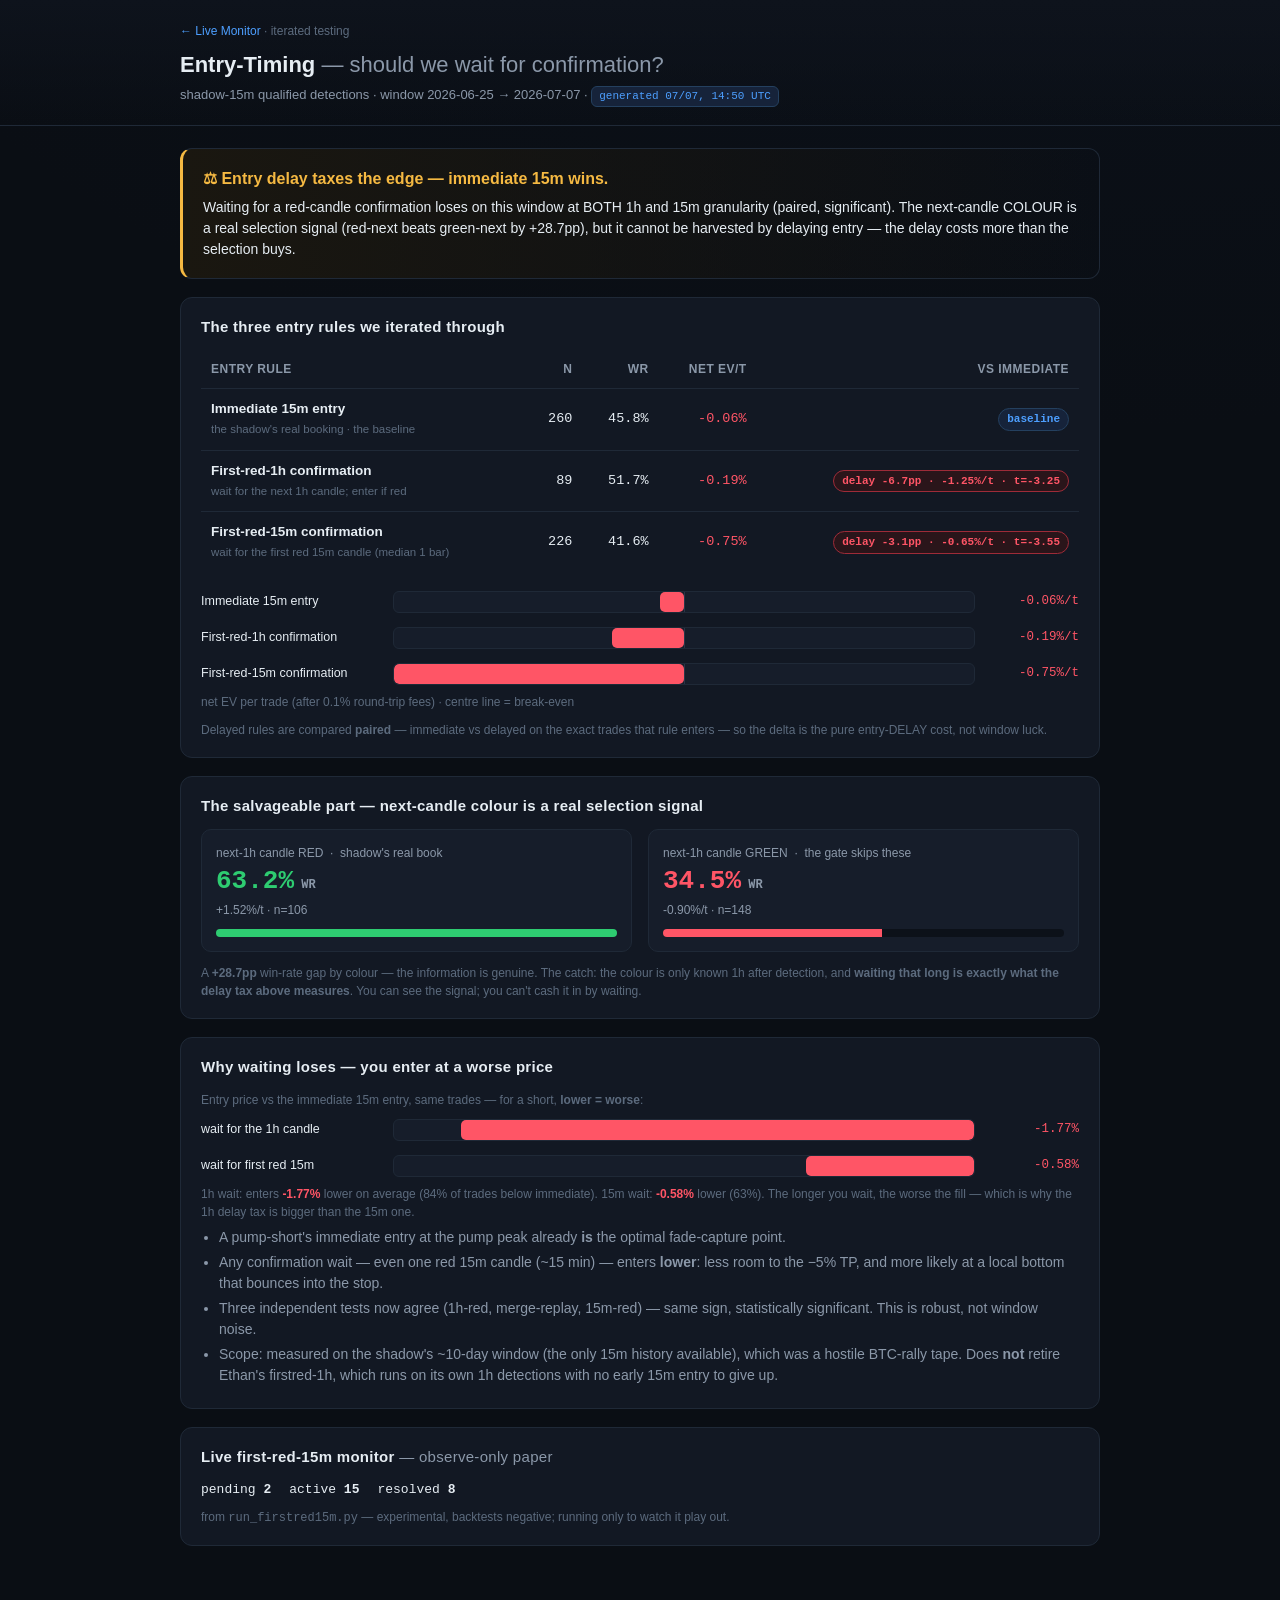
<file: entry-timing.html>
<!DOCTYPE html>
<html lang="en" data-theme="dark">
<head>
  <meta charset="UTF-8" />
  <meta name="viewport" content="width=device-width, initial-scale=1.0" />
  <title>Entry-Timing — Iterated Testing</title>
  <meta name="description" content="Iterated entry-timing testing for the HL pump-short: immediate 15m vs red-candle confirmation (1h and 15m), the delay tax, and the next-candle colour selection signal." />
  <link rel="icon" href="data:image/svg+xml,<svg xmlns='http://www.w3.org/2000/svg' viewBox='0 0 32 32'><rect width='32' height='32' rx='6' fill='%230e131c'/><rect x='8.5' y='11' width='4' height='12' fill='%232ecc71'/><rect x='10' y='7' width='1' height='20' fill='%232ecc71'/><rect x='19.5' y='9' width='4' height='13' fill='%23ff5566'/><rect x='21' y='6' width='1' height='21' fill='%23ff5566'/></svg>" />
  <style>
    :root{
      --bg:#0a0e14; --panel:#121823; --panel-2:#161d2a; --border:#1f2937; --border-2:#2a3548;
      --text:#e6edf3; --muted:#8b98a9; --muted-2:#5c6b7e; --accent:#4d9fff;
      --green:#2ecc71; --green-dim:#1c7c47; --red:#ff5566; --red-dim:#9e2b38;
      --amber:#f5b942; --purple:#b07bff;
      --mono:"SFMono-Regular",ui-monospace,"JetBrains Mono",Consolas,monospace;
      --sans:-apple-system,BlinkMacSystemFont,"Segoe UI",Roboto,Helvetica,Arial,sans-serif;
    }
    *{box-sizing:border-box}
    html,body{margin:0;padding:0}
    body{background:radial-gradient(1200px 600px at 80% -10%,#11203a22,transparent),var(--bg);
      color:var(--text);font-family:var(--sans);font-size:14px;line-height:1.5;
      -webkit-font-smoothing:antialiased;padding:0 0 60px}
    a{color:var(--accent);text-decoration:none} a:hover{text-decoration:underline}
    .mono{font-family:var(--mono)} .muted{color:var(--muted)} .hint{color:var(--muted-2);font-size:12px}
    .pos{color:var(--green)} .neg{color:var(--red)}
    .wrap{max-width:960px;margin:0 auto;padding:0 20px}
    header{border-bottom:1px solid var(--border);padding:22px 0 18px;margin-bottom:22px;
      background:linear-gradient(180deg,#0e131c,transparent)}
    header .crumb{font-size:12px;color:var(--muted-2);margin-bottom:8px}
    h1{margin:0;font-weight:680;font-size:22px}
    h1 .muted{font-weight:400}
    h2{font-size:15px;font-weight:650;margin:0 0 12px;letter-spacing:.02em}
    .sub{color:var(--muted);margin-top:4px;font-size:13px}
    .panel{background:var(--panel);border:1px solid var(--border);border-radius:12px;
      padding:18px 20px;margin-bottom:18px}
    .verdict{border-left:3px solid var(--amber);background:linear-gradient(90deg,#1a1710,transparent)}
    .verdict .head{font-weight:680;font-size:16px;color:var(--amber)}
    .verdict .detail{color:var(--text);margin-top:6px}
    table{width:100%;border-collapse:collapse;font-size:13.5px}
    th,td{text-align:right;padding:10px 10px;border-bottom:1px solid var(--border)}
    th:first-child,td:first-child{text-align:left}
    thead th{color:var(--muted);font-weight:600;font-size:12px;text-transform:uppercase;letter-spacing:.04em}
    tbody tr:last-child td{border-bottom:none}
    .arm-name{font-weight:620} .arm-sub{color:var(--muted-2);font-size:11.5px;font-weight:400}
    .badge{display:inline-block;padding:2px 8px;border-radius:999px;font-size:11px;font-weight:640;
      font-family:var(--mono)}
    .badge.base{background:#16233a;color:var(--accent);border:1px solid #24405f}
    .badge.tax{background:#2a151a;color:var(--red);border:1px solid var(--red-dim)}
    .bars{display:flex;flex-direction:column;gap:14px;margin-top:6px}
    .barrow{display:grid;grid-template-columns:180px 1fr 92px;align-items:center;gap:12px}
    .barrow .lbl{font-size:12.5px}
    .track{position:relative;height:22px;background:var(--panel-2);border:1px solid var(--border);
      border-radius:6px;overflow:hidden}
    .zero{position:absolute;top:0;bottom:0;width:1px;background:var(--border-2)}
    .fill{position:absolute;top:0;bottom:0;border-radius:5px}
    .val{font-family:var(--mono);font-size:12.5px;text-align:right}
    .split{display:grid;grid-template-columns:1fr 1fr;gap:16px}
    @media(max-width:640px){.split{grid-template-columns:1fr}.barrow{grid-template-columns:120px 1fr 78px}}
    .cbar{background:var(--panel-2);border:1px solid var(--border);border-radius:10px;padding:14px}
    .cbar .big{font-size:26px;font-weight:700;font-family:var(--mono)}
    .cbar .cap{color:var(--muted);font-size:12px}
    .meter{height:8px;border-radius:4px;background:#0c1119;margin-top:10px;overflow:hidden}
    .meter>span{display:block;height:100%}
    ul.notes{margin:6px 0 0;padding-left:18px} ul.notes li{margin:4px 0;color:var(--muted)}
    .live{display:flex;gap:18px;flex-wrap:wrap;font-family:var(--mono);font-size:13px}
    .live b{color:var(--text)} .foot{color:var(--muted-2);font-size:12px;margin-top:8px}
    .err{color:var(--red);font-family:var(--mono)}
    .chip{display:inline-block;background:#16233a;border:1px solid #24405f;color:var(--accent);
      border-radius:6px;padding:1px 7px;font-size:11px;font-family:var(--mono)}
  </style>
</head>
<body>
  <header>
    <div class="wrap">
      <div class="crumb"><a href="index.html">← Live Monitor</a> · iterated testing</div>
      <h1>Entry-Timing <span class="muted">— should we wait for confirmation?</span></h1>
      <div class="sub" id="sub">loading…</div>
    </div>
  </header>

  <main class="wrap" id="main">
    <div class="panel"><span class="muted">Loading results…</span></div>
  </main>

  <script>
    const $ = s => document.querySelector(s);
    const fmtPct = v => (v>=0?"+":"") + v.toFixed(2) + "%";
    const cls = v => v>0 ? "pos" : v<0 ? "neg" : "muted";

    function evBars(arms){
      const vals = arms.map(a=>a.net);
      const max = Math.max(0.5, ...vals.map(Math.abs));
      return `<div class="bars">` + arms.map(a=>{
        const w = Math.abs(a.net)/max*50;              // % of half-track
        const left = a.net>=0 ? 50 : 50-w;
        const color = a.net>=0 ? "var(--green)" : "var(--red)";
        return `<div class="barrow">
          <div class="lbl">${a.label}</div>
          <div class="track"><div class="zero" style="left:50%"></div>
            <div class="fill" style="left:${left}%;width:${w}%;background:${color}"></div></div>
          <div class="val ${cls(a.net)}">${fmtPct(a.net)}/t</div></div>`;
      }).join("") + `</div>
      <div class="hint" style="margin-top:8px">net EV per trade (after 0.1% round-trip fees) · centre line = break-even</div>`;
    }

    function render(d){
      const genLocal = new Date(d.generated_at).toLocaleString(undefined,
        { month:"2-digit", day:"2-digit", hour:"2-digit", minute:"2-digit", hour12:false, timeZoneName:"short" });
      $("#sub").innerHTML = `${d.window.note} · window ${(d.window.from||"").slice(0,10)} → ${(d.window.to||"").slice(0,10)} `
        + `· <span class="chip">generated ${genLocal}</span>`;

      const arms = d.arms;
      const feeNote = evBars(arms);

      // arms table
      const rows = arms.map(a=>{
        const badge = a.delay
          ? `<span class="badge tax">delay ${a.delay.wr_pp>=0?"+":""}${a.delay.wr_pp}pp · ${fmtPct(a.delay.delta)}/t · t=${a.delay.t}</span>`
          : `<span class="badge base">baseline</span>`;
        return `<tr>
          <td><span class="arm-name">${a.label}</span><br><span class="arm-sub">${a.sub}</span></td>
          <td class="mono">${a.n}</td>
          <td class="mono">${a.wr.toFixed(1)}%</td>
          <td class="mono ${cls(a.net)}">${fmtPct(a.net)}</td>
          <td>${badge}</td></tr>`;
      }).join("");

      const c = d.color_signal, cr=c.red_next, cg=c.green_next;
      const cmax = Math.max(cr.wr, cg.wr, 1);

      $("#main").innerHTML = `
        <div class="panel verdict">
          <div class="head">⚖︎ ${d.verdict.headline}</div>
          <div class="detail">${d.verdict.detail}</div>
        </div>

        <div class="panel">
          <h2>The three entry rules we iterated through</h2>
          <table><thead><tr>
            <th>Entry rule</th><th>n</th><th>WR</th><th>net EV/t</th><th>vs immediate</th>
          </tr></thead><tbody>${rows}</tbody></table>
          <div style="margin-top:18px">${feeNote}</div>
          <div class="hint" style="margin-top:10px">Delayed rules are compared <b>paired</b> — immediate vs delayed on the exact
            trades that rule enters — so the delta is the pure entry-DELAY cost, not window luck.</div>
        </div>

        <div class="panel">
          <h2>The salvageable part — next-candle <b>colour</b> is a real selection signal</h2>
          <div class="split">
            <div class="cbar">
              <div class="cap">next-1h candle RED &nbsp;·&nbsp; shadow's real book</div>
              <div class="big pos">${cr.wr.toFixed(1)}%<span class="cap"> WR</span></div>
              <div class="cap">${fmtPct(cr.avg)}/t · n=${cr.n}</div>
              <div class="meter"><span style="width:${cr.wr/cmax*100}%;background:var(--green)"></span></div>
            </div>
            <div class="cbar">
              <div class="cap">next-1h candle GREEN &nbsp;·&nbsp; the gate skips these</div>
              <div class="big neg">${cg.wr.toFixed(1)}%<span class="cap"> WR</span></div>
              <div class="cap">${fmtPct(cg.avg)}/t · n=${cg.n}</div>
              <div class="meter"><span style="width:${cg.wr/cmax*100}%;background:var(--red)"></span></div>
            </div>
          </div>
          <div class="hint" style="margin-top:12px">A <b>${c.wr_gap_pp>=0?"+":""}${c.wr_gap_pp}pp</b> win-rate gap by colour — the information is genuine.
            The catch: the colour is only known 1h after detection, and <b>waiting that long is exactly what the delay tax above measures</b>.
            You can see the signal; you can't cash it in by waiting.</div>
        </div>

        <div class="panel">
          <h2>Why waiting loses — you enter at a <b>worse price</b></h2>
          <div id="priceEvidence"></div>
          <ul class="notes">
            <li>A pump-short's immediate entry at the pump peak already <b>is</b> the optimal fade-capture point.</li>
            <li>Any confirmation wait — even one red 15m candle (~15 min) — enters <b>lower</b>: less room to the −5% TP, and more likely at a local bottom that bounces into the stop.</li>
            <li>Three independent tests now agree (1h-red, merge-replay, 15m-red) — same sign, statistically significant. This is robust, not window noise.</li>
            <li>Scope: measured on the shadow's ~10-day window (the only 15m history available), which was a hostile BTC-rally tape. Does <b>not</b> retire Ethan's firstred-1h, which runs on its own 1h detections with no early 15m entry to give up.</li>
          </ul>
        </div>

        <div class="panel" id="livePanel"></div>`;

      // price evidence (the bad-price mechanism)
      const pe = d.price_evidence;
      if (pe) {
        const row = (lbl, p) => `<div class="barrow">
          <div class="lbl">${lbl}</div>
          <div class="track"><div class="zero" style="left:100%"></div>
            <div class="fill" style="right:0;width:${Math.min(100, Math.abs(p.mean)/2*100)}%;background:var(--red)"></div></div>
          <div class="val neg">${p.mean.toFixed(2)}%</div></div>`;
        $("#priceEvidence").innerHTML =
          `<div class="hint" style="margin-bottom:10px">Entry price vs the immediate 15m entry, same trades — for a short, <b>lower = worse</b>:</div>
           <div class="bars">
             ${row("wait for the 1h candle", pe.red1h)}
             ${row("wait for first red 15m", pe.red15m)}
           </div>
           <div class="hint" style="margin-top:8px">
             1h wait: enters <b class="neg">${pe.red1h.mean}%</b> lower on average (${pe.red1h.pct_lower}% of trades below immediate).
             15m wait: <b class="neg">${pe.red15m.mean}%</b> lower (${pe.red15m.pct_lower}%). The longer you wait, the worse the fill — which is why the 1h delay tax is bigger than the 15m one.</div>`;
      }

      // live monitor state (optional)
      const lp = $("#livePanel");
      if (d.live_firstred15m){
        const L = d.live_firstred15m;
        lp.innerHTML = `<h2>Live first-red-15m monitor <span class="muted" style="font-weight:400">— observe-only paper</span></h2>
          <div class="live"><span>pending <b>${L.pending}</b></span><span>active <b>${L.active}</b></span><span>resolved <b>${L.done}</b></span></div>
          <div class="foot">from <code>run_firstred15m.py</code> — experimental, backtests negative; running only to watch it play out.</div>`;
      } else {
        lp.innerHTML = `<h2>Live first-red-15m monitor</h2>
          <div class="hint">Not running yet. Start it with <code>python scripts/run_firstred15m.py --once</code> to accrue live observe-only results here.</div>`;
      }
    }

    fetch("entry_timing.json?_=" + Date.now(), {cache:"no-store"})
      .then(r => { if(!r.ok) throw new Error("entry_timing.json " + r.status); return r.json(); })
      .then(render)
      .catch(e => {
        $("#sub").textContent = "failed to load";
        $("#main").innerHTML = `<div class="panel"><span class="err">Could not load entry_timing.json — ${e.message}</span>
          <div class="hint" style="margin-top:8px">Generate it: <code>python scripts/export_entry_timing.py</code></div></div>`;
      });
  </script>
</body>
</html>
</file>
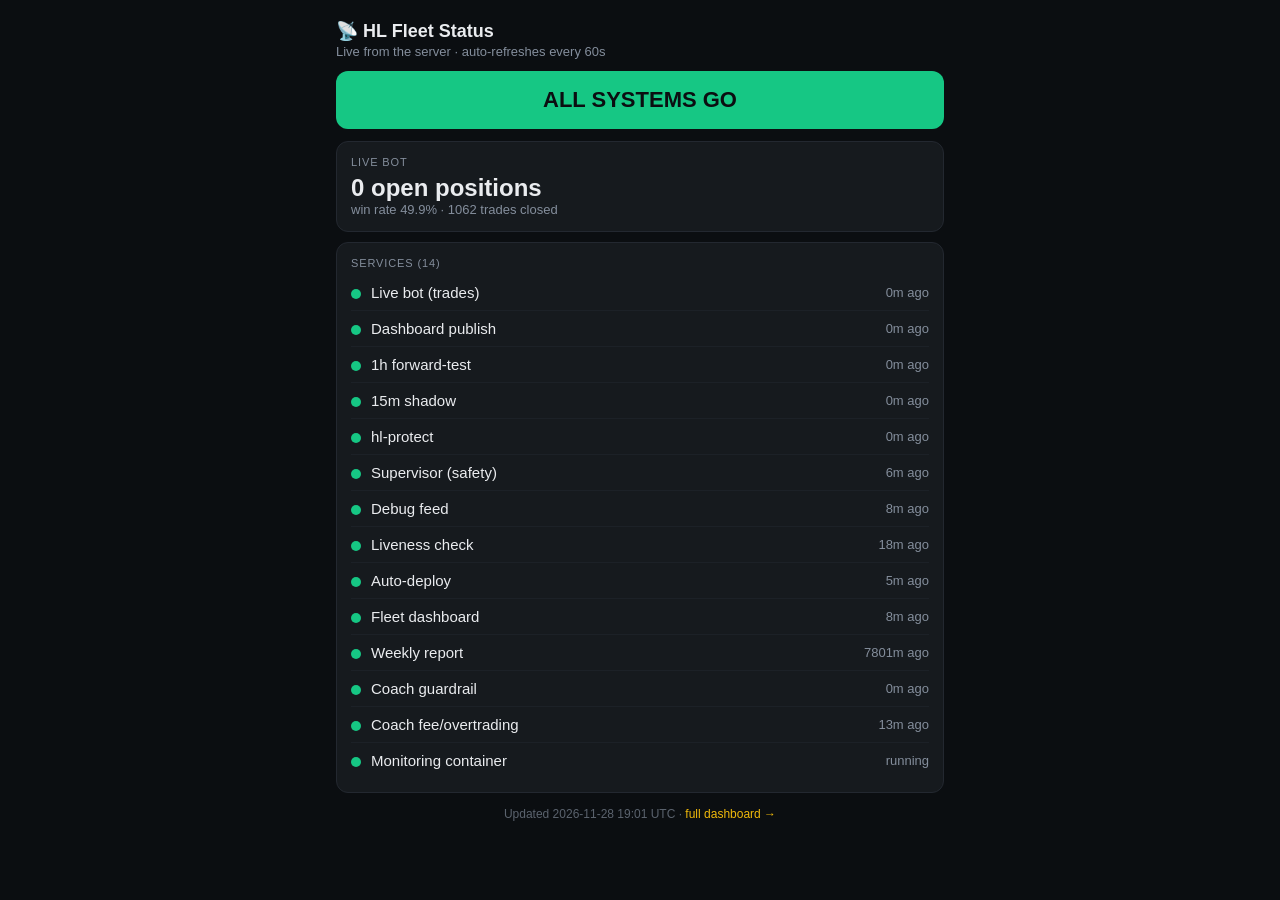
<file: status.html>
<!doctype html><html lang="en"><head>
<meta charset="utf-8"><meta name="viewport" content="width=device-width,initial-scale=1">
<meta http-equiv="refresh" content="60">
<title>Fleet Status</title>
<style>
:root{color-scheme:dark}
*{box-sizing:border-box}
body{margin:0;font-family:-apple-system,Segoe UI,Roboto,sans-serif;background:#0b0e11;color:#eaecef;padding:16px;max-width:640px;margin:0 auto}
h1{font-size:18px;margin:4px 0 2px}
.banner{border-radius:12px;padding:16px;text-align:center;font-weight:700;font-size:22px;color:#0b0e11;margin:12px 0}
.card{background:#161a1e;border:1px solid #232830;border-radius:12px;padding:14px;margin:10px 0}
.k{font-size:11px;letter-spacing:.08em;color:#848e9c;margin-bottom:6px}
.big{font-size:24px;font-weight:700}
.row{display:flex;justify-content:space-between;align-items:center;padding:9px 0;border-bottom:1px solid #1c2127;font-size:15px}
.row:last-child{border-bottom:none}
.dot{display:inline-block;width:10px;height:10px;border-radius:50%;margin-right:10px;vertical-align:middle}
.muted{color:#848e9c;font-size:13px}
.foot{text-align:center;color:#5b636e;font-size:12px;margin-top:14px}
a{color:#f0b90b;text-decoration:none}
</style></head><body>
<h1>&#128225; HL Fleet Status</h1>
<div class="muted">Live from the server &middot; auto-refreshes every 60s</div>
<div class="banner" style="background:#16c784">ALL SYSTEMS GO</div>
<div class="card"><div class="k">LIVE BOT</div><div class="big">0 open positions</div><div class="muted">win rate 49.9% &middot; 1062 trades closed</div></div>
<div class="card"><div class="k">SERVICES (14)</div><div class="row"><div><span class="dot" style="background:#16c784"></span>Live bot (trades)</div><div class="muted">0m ago</div></div><div class="row"><div><span class="dot" style="background:#16c784"></span>Dashboard publish</div><div class="muted">0m ago</div></div><div class="row"><div><span class="dot" style="background:#16c784"></span>1h forward-test</div><div class="muted">0m ago</div></div><div class="row"><div><span class="dot" style="background:#16c784"></span>15m shadow</div><div class="muted">0m ago</div></div><div class="row"><div><span class="dot" style="background:#16c784"></span>hl-protect</div><div class="muted">0m ago</div></div><div class="row"><div><span class="dot" style="background:#16c784"></span>Supervisor (safety)</div><div class="muted">6m ago</div></div><div class="row"><div><span class="dot" style="background:#16c784"></span>Debug feed</div><div class="muted">8m ago</div></div><div class="row"><div><span class="dot" style="background:#16c784"></span>Liveness check</div><div class="muted">18m ago</div></div><div class="row"><div><span class="dot" style="background:#16c784"></span>Auto-deploy</div><div class="muted">5m ago</div></div><div class="row"><div><span class="dot" style="background:#16c784"></span>Fleet dashboard</div><div class="muted">8m ago</div></div><div class="row"><div><span class="dot" style="background:#16c784"></span>Weekly report</div><div class="muted">7801m ago</div></div><div class="row"><div><span class="dot" style="background:#16c784"></span>Coach guardrail</div><div class="muted">0m ago</div></div><div class="row"><div><span class="dot" style="background:#16c784"></span>Coach fee/overtrading</div><div class="muted">13m ago</div></div><div class="row"><div><span class="dot" style="background:#16c784"></span>Monitoring container</div><div class="muted">running</div></div></div>
<div class="foot">Updated 2026-11-28 19:01 UTC &middot; <a href="index.html">full dashboard &rarr;</a></div>
</body></html>
</file>
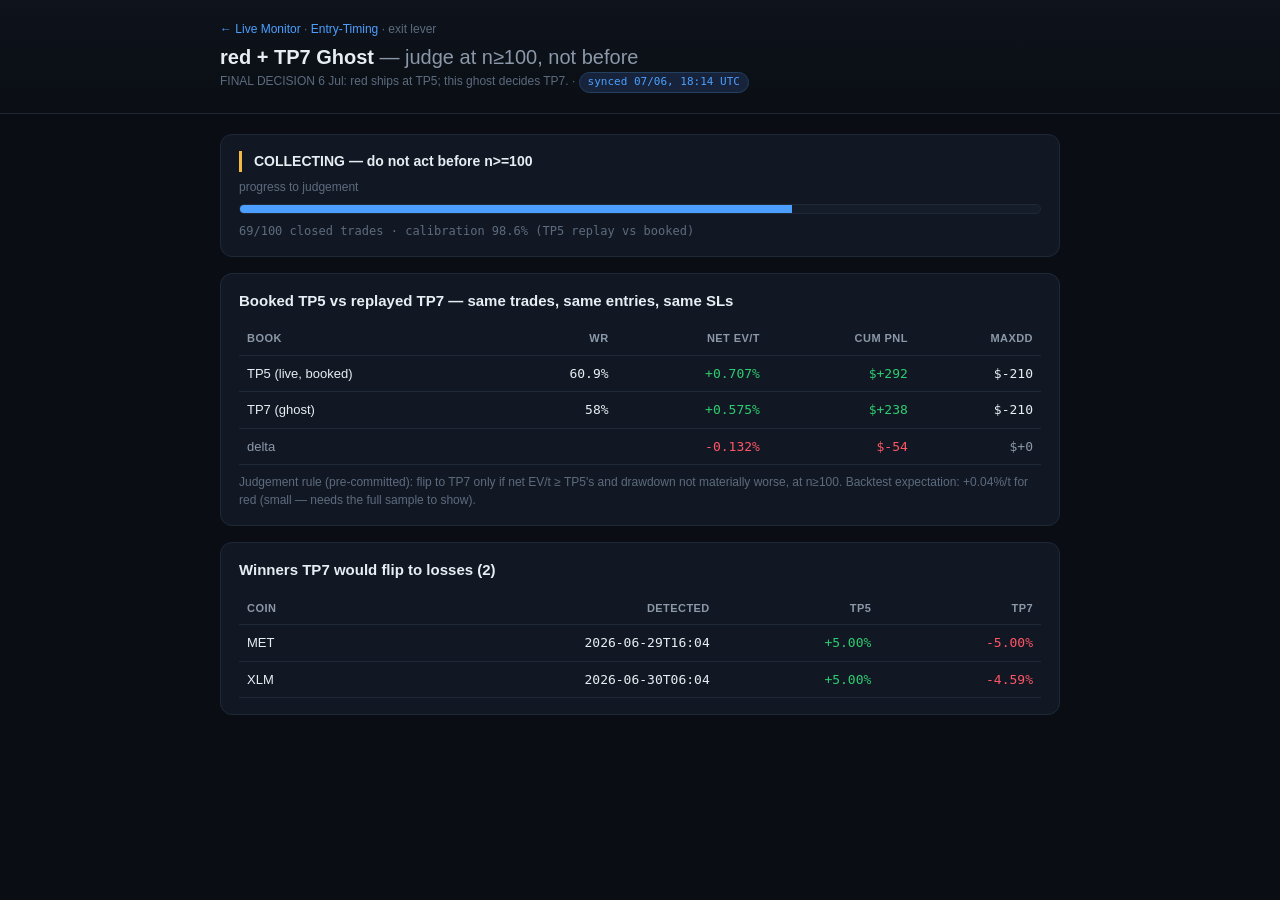
<file: tp7-ghost.html>
<!DOCTYPE html>
<html lang="en" data-theme="dark">
<head>
  <meta charset="UTF-8" />
  <meta name="viewport" content="width=device-width, initial-scale=1.0" />
  <title>red+TP7 Ghost — Judge at n≥100</title>
  <meta name="description" content="Live ghost: the firstred-1h book replayed at TP7 vs its booked TP5. Pre-committed judgement at n>=100." />
  <link rel="icon" href="data:image/svg+xml,<svg xmlns='http://www.w3.org/2000/svg' viewBox='0 0 32 32'><rect width='32' height='32' rx='6' fill='%230e131c'/><rect x='8.5' y='11' width='4' height='12' fill='%232ecc71'/><rect x='19.5' y='9' width='4' height='13' fill='%23ff5566'/></svg>" />
  <style>
    :root{--bg:#0a0e14;--panel:#121823;--panel-2:#161d2a;--border:#1f2937;--text:#e6edf3;
      --muted:#8b98a9;--muted-2:#5c6b7e;--accent:#4d9fff;--green:#2ecc71;--red:#ff5566;--amber:#f5b942;
      --mono:"SFMono-Regular",ui-monospace,Consolas,monospace;
      --sans:-apple-system,BlinkMacSystemFont,"Segoe UI",Roboto,Arial,sans-serif}
    *{box-sizing:border-box} body{margin:0;background:var(--bg);color:var(--text);font:14px/1.5 var(--sans);padding-bottom:50px}
    .wrap{max-width:880px;margin:0 auto;padding:0 20px}
    header{border-bottom:1px solid var(--border);padding:20px 0;margin-bottom:20px;background:linear-gradient(180deg,#0e131c,transparent)}
    .crumb{font-size:12px;color:var(--muted-2)} .crumb a{color:var(--accent);text-decoration:none}
    h1{margin:4px 0 0;font-size:20px} h1 .muted{color:var(--muted);font-weight:400}
    .panel{background:var(--panel);border:1px solid var(--border);border-radius:12px;padding:16px 18px;margin-bottom:16px}
    .mono{font-family:var(--mono)} .muted{color:var(--muted)} .hint{color:var(--muted-2);font-size:12px}
    .pos{color:var(--green)} .neg{color:var(--red)}
    .progress{height:10px;background:var(--panel-2);border:1px solid var(--border);border-radius:6px;overflow:hidden;margin:8px 0}
    .progress>span{display:block;height:100%;background:var(--accent)}
    table{width:100%;border-collapse:collapse;font-size:13px}
    th,td{text-align:right;padding:8px;border-bottom:1px solid var(--border)}
    th:first-child,td:first-child{text-align:left}
    thead th{color:var(--muted);font-size:11px;text-transform:uppercase;letter-spacing:.04em}
    .verdict{border-left:3px solid var(--amber);padding-left:12px;font-weight:640}
    .badge{display:inline-block;padding:1px 8px;border-radius:999px;font-size:11px;font-family:var(--mono);
      background:#16233a;color:var(--accent);border:1px solid #24405f}
  </style>
</head>
<body>
  <header><div class="wrap">
    <div class="crumb"><a href="index.html">← Live Monitor</a> · <a href="entry-timing.html">Entry-Timing</a> · exit lever</div>
    <h1>red + TP7 Ghost <span class="muted">— judge at n≥100, not before</span></h1>
    <div class="hint" id="sub">loading…</div>
  </div></header>
  <main class="wrap" id="main"><div class="panel muted">Loading tp7_ghost.json…</div></main>
  <script>
    const $=s=>document.querySelector(s);
    const f=(v,d=3)=>(v>=0?"+":"")+Number(v).toFixed(d);
    const cls=v=>v>0?"pos":v<0?"neg":"muted";
    fetch("tp7_ghost.json?_="+Date.now(),{cache:"no-store"}).then(r=>{
      if(!r.ok) throw new Error("tp7_ghost.json "+r.status); return r.json();
    }).then(d=>{
      const gen=new Date(d.generated_at).toLocaleString(undefined,{month:"2-digit",day:"2-digit",hour:"2-digit",minute:"2-digit",hour12:false,timeZoneName:"short"});
      $("#sub").innerHTML=`FINAL DECISION 6 Jul: red ships at TP5; this ghost decides TP7. · <span class="badge">synced ${gen}</span>`;
      const n=d.tp5.n, pct=Math.min(100,100*n/d.judge_at_n);
      const row=(k,s)=>`<tr><td>${k}</td><td class="mono">${s.wr}%</td>
        <td class="mono ${cls(s.net_avg_pnl_pct)}">${f(s.net_avg_pnl_pct)}%</td>
        <td class="mono ${cls(s.cum_usd)}">$${f(s.cum_usd,0)}</td>
        <td class="mono">$${f(s.max_dd_usd,0)}</td></tr>`;
      $("#main").innerHTML=`
        <div class="panel">
          <div class="verdict">${d.verdict_now}</div>
          <div class="hint" style="margin-top:6px">progress to judgement</div>
          <div class="progress"><span style="width:${pct}%"></span></div>
          <div class="mono hint">${d.progress} closed trades · calibration ${d.calibration_pct}% (TP5 replay vs booked)</div>
        </div>
        <div class="panel">
          <h2 style="font-size:15px;margin:0 0 10px">Booked TP5 vs replayed TP7 — same trades, same entries, same SLs</h2>
          <table><thead><tr><th>book</th><th>WR</th><th>net EV/t</th><th>cum PnL</th><th>maxDD</th></tr></thead>
          <tbody>${row("TP5 (live, booked)",d.tp5)}${row("TP7 (ghost)",d.tp7)}
          <tr><td class="muted">delta</td><td></td>
            <td class="mono ${cls(d.delta.net_ev_pct)}">${f(d.delta.net_ev_pct)}%</td>
            <td class="mono ${cls(d.delta.cum_usd)}">$${f(d.delta.cum_usd,0)}</td>
            <td class="mono ${cls(d.delta.max_dd_usd)}">$${f(d.delta.max_dd_usd,0)}</td></tr></tbody></table>
          <div class="hint" style="margin-top:8px">Judgement rule (pre-committed): flip to TP7 only if net EV/t ≥ TP5's and drawdown not materially worse, at n≥${d.judge_at_n}. Backtest expectation: +0.04%/t for red (small — needs the full sample to show).</div>
        </div>
        <div class="panel">
          <h2 style="font-size:15px;margin:0 0 10px">Winners TP7 would flip to losses (${d.flips.length})</h2>
          ${d.flips.length? `<table><thead><tr><th>coin</th><th>detected</th><th>TP5</th><th>TP7</th></tr></thead><tbody>`+
            d.flips.map(t=>`<tr><td>${t.coin}</td><td class="mono">${t.detected_at}</td>
              <td class="mono pos">${f(t.tp5_pnl,2)}%</td><td class="mono neg">${f(t.tp7_pnl,2)}%</td></tr>`).join("")+
            `</tbody></table>` : `<div class="hint">none yet</div>`}
        </div>`;
    }).catch(e=>{ $("#main").innerHTML=`<div class="panel neg mono">Could not load tp7_ghost.json — ${e.message}<div class="hint">generate: python scripts/export_tp7_ghost.py</div></div>`; });
  </script>
</body>
</html>
</file>
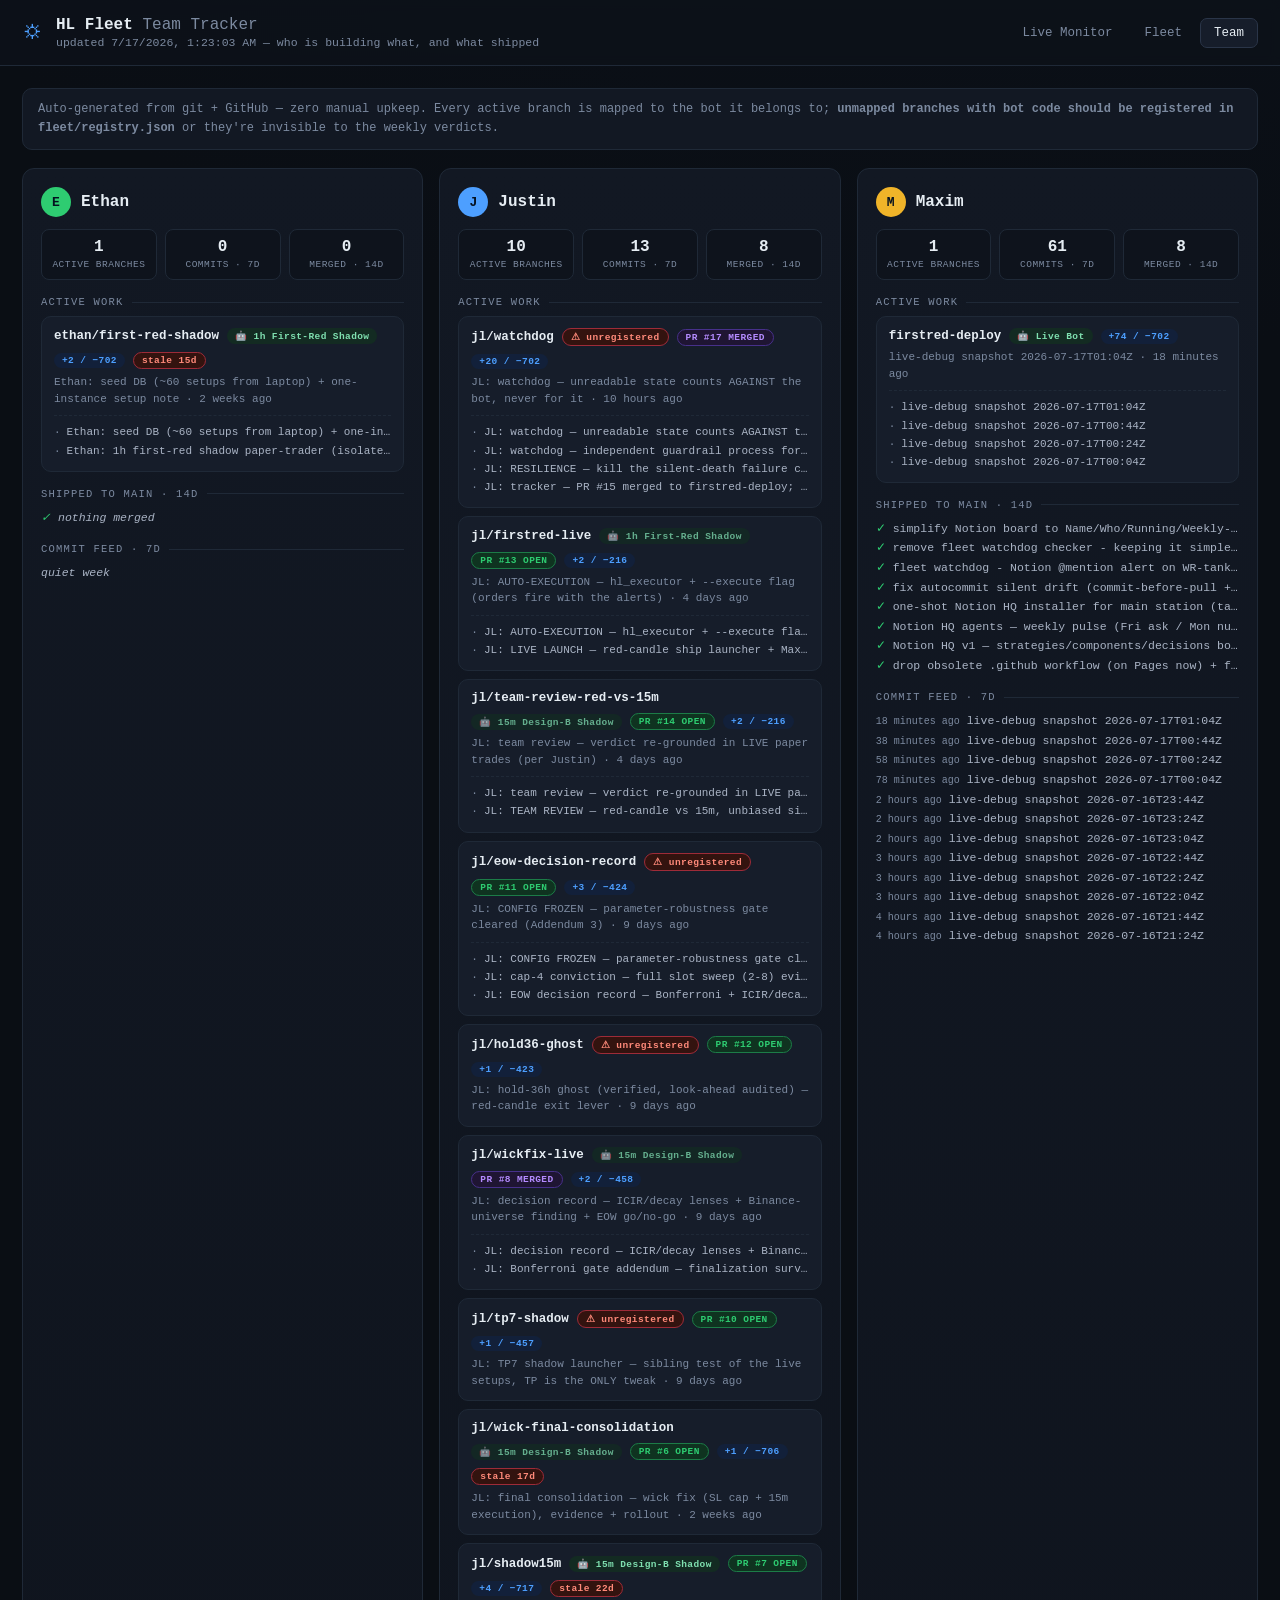
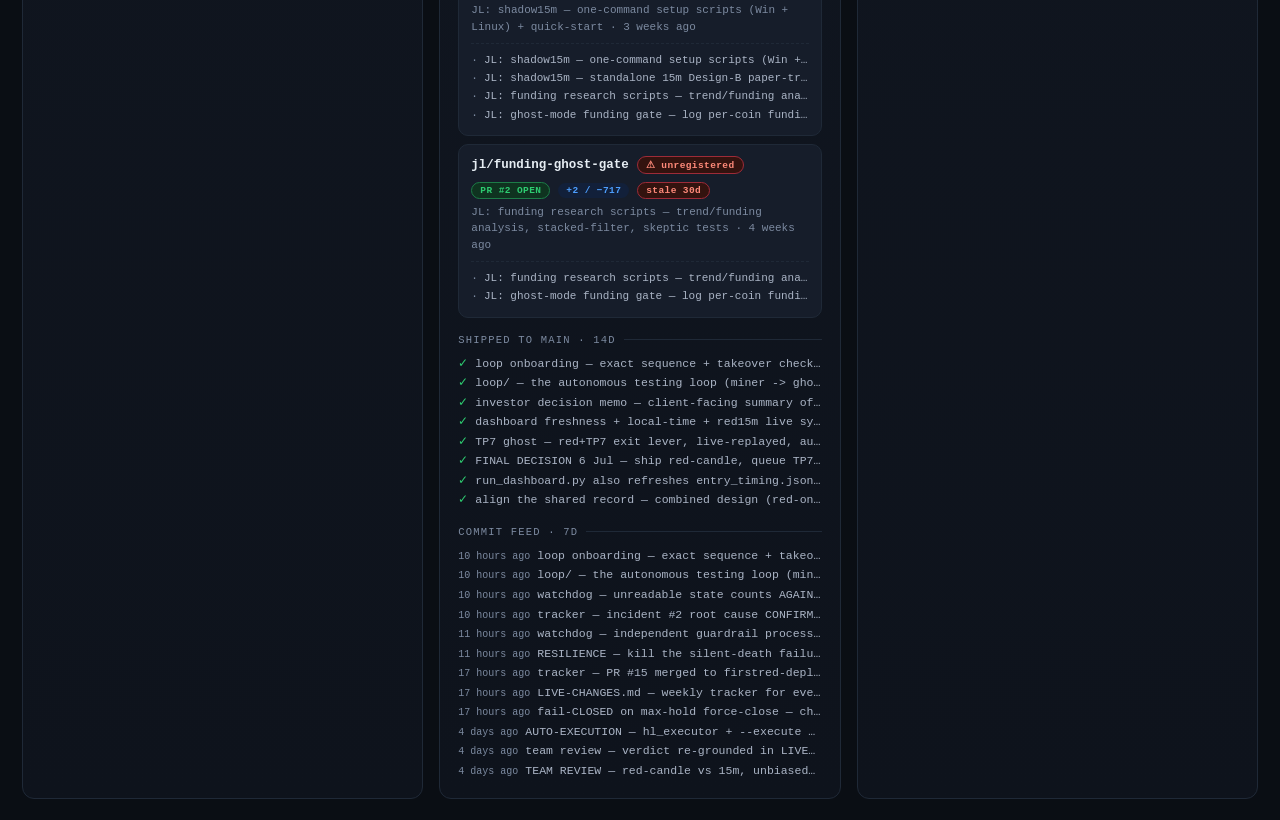
<file: fleet/team.html>
<!doctype html>
<html lang="en" data-theme="dark">
<head>
<meta charset="UTF-8" />
<meta name="viewport" content="width=device-width, initial-scale=1.0" />
<title>HL Fleet — Team Tracker</title>
<link rel="icon" href="data:image/svg+xml,<svg xmlns='http://www.w3.org/2000/svg' viewBox='0 0 32 32'><rect width='32' height='32' rx='6' fill='%230e131c'/><circle cx='11' cy='16' r='4' fill='%232ecc71'/><circle cx='21' cy='10' r='4' fill='%234d9fff'/><circle cx='21' cy='22' r='4' fill='%23ff5566'/></svg>" />
<style>
:root {
  --bg:#0a0e14; --bg-2:#0e131c; --panel:#121823; --panel-2:#161d2a;
  --border:#1f2937; --border-2:#2a3548; --text:#e6edf3; --dim:#7c8aa0;
  --mono: ui-monospace,'Cascadia Code',Consolas,monospace;
  --accent:#4d9fff; --green:#2ecc71; --green-dim:#1c7c47; --red:#ff5566; --red-dim:#9e2b38; --amber:#f0b429; --purple:#b48bff;
}
* { box-sizing:border-box; }
body { margin:0; font-family:var(--mono); font-size:13.5px; background:radial-gradient(1200px 600px at 80% -10%, #11203a22, transparent), var(--bg); color:var(--text); }
a { color:var(--accent); text-decoration:none; }
.topbar { display:flex; align-items:center; justify-content:space-between; gap:16px; padding:16px 22px; border-bottom:1px solid var(--border); position:sticky; top:0; background:#0d1219ee; backdrop-filter:blur(6px); z-index:10; }
.brand { display:flex; align-items:center; gap:12px; }
.logo { font-size:22px; color:var(--accent); }
.brand h1 { font-size:16px; margin:0; font-weight:600; }
.brand .muted { color:var(--dim); font-weight:400; }
.brand .sub { color:var(--dim); font-size:11.5px; margin-top:2px; }
.nav { display:flex; gap:4px; }
.nav a, .nav span { padding:7px 13px; border-radius:7px; font-size:12.5px; color:var(--dim); border:1px solid transparent; }
.nav a:hover { color:var(--text); border-color:var(--border-2); }
.nav .active { background:var(--panel-2); color:var(--text); border-color:var(--border-2); }
.wrap { max-width:1280px; margin:0 auto; padding:22px; }
.note { color:var(--dim); font-size:12px; background:var(--panel); border:1px solid var(--border); border-radius:10px; padding:11px 15px; line-height:1.6; margin-bottom:18px; }
.devgrid { display:grid; grid-template-columns:repeat(auto-fill,minmax(380px,1fr)); gap:16px; }
.devcard { background:linear-gradient(180deg,var(--panel),var(--bg-2)); border:1px solid var(--border); border-radius:12px; padding:18px; }
.devcard h2 { margin:0; font-size:16px; display:flex; align-items:center; gap:10px; }
.avatar { width:30px; height:30px; border-radius:50%; display:inline-flex; align-items:center; justify-content:center; font-size:13px; font-weight:700; color:#04101f; }
.kpis { display:flex; gap:8px; margin:12px 0 4px; }
.kpi { flex:1; background:var(--bg-2); border:1px solid var(--border); border-radius:8px; padding:8px 4px; text-align:center; }
.kpi b { display:block; font-size:16px; }
.kpi small { color:var(--dim); font-size:9.5px; text-transform:uppercase; letter-spacing:.5px; }
.sec { color:var(--dim); font-size:10.5px; text-transform:uppercase; letter-spacing:1.2px; margin:16px 0 8px; display:flex; align-items:center; gap:8px; }
.sec::after { content:""; flex:1; height:1px; background:var(--border); }
.branch { border:1px solid var(--border); border-radius:10px; padding:11px 12px; margin-bottom:8px; background:var(--panel-2); }
.branch .bname { font-size:12.5px; font-weight:700; display:flex; align-items:center; gap:8px; flex-wrap:wrap; }
.badge { font-size:9.5px; padding:2px 8px; border-radius:12px; font-weight:600; letter-spacing:.4px; }
.badge.pr-OPEN { background:#0f3320; color:var(--green); border:1px solid var(--green-dim); }
.badge.pr-MERGED { background:#1f1533; color:var(--purple); border:1px solid #47308a; }
.badge.pr-CLOSED { background:#2a1a1a; color:#c98484; }
.badge.ahead { background:#12203a; color:var(--accent); }
.badge.stale { background:#33130f; color:#ff8a7a; border:1px solid var(--red-dim); }
.badge.bot { background:#132b22; color:#7fe0b0; }
.badge.bot.inferred { opacity:.75; }
.branch .last { color:var(--dim); font-size:11px; margin-top:5px; line-height:1.5; }
.branch .work { margin-top:8px; border-top:1px dashed var(--border); padding-top:7px; }
.branch .work div { color:#aab4c5; font-size:11px; line-height:1.65; white-space:nowrap; overflow:hidden; text-overflow:ellipsis; }
.branch .work div::before { content:"·"; color:var(--dim); margin-right:6px; }
.feed div, .merged div { color:#aab4c5; font-size:11.5px; line-height:1.7; white-space:nowrap; overflow:hidden; text-overflow:ellipsis; }
.feed .rel { color:var(--dim); font-size:10px; margin-right:7px; }
.merged div::before { content:"✓"; color:var(--green); margin-right:7px; }
.empty { color:var(--dim); font-size:11.5px; font-style:italic; }
</style>
</head>
<body>
<header class="topbar">
  <div class="brand">
    <span class="logo">⛭</span>
    <div>
      <h1>HL Fleet <span class="muted">Team Tracker</span></h1>
      <div class="sub" id="sub">who's building what, which bot it feeds, and what shipped</div>
    </div>
  </div>
  <nav class="nav">
    <a href="/">Live Monitor</a>
    <a href="/fleet/">Fleet</a>
    <span class="active">Team</span>
  </nav>
</header>
<div class="wrap">
  <div class="note">Auto-generated from git + GitHub — zero manual upkeep. Every active branch is mapped
  to the bot it belongs to; <b>unmapped branches with bot code should be registered in
  <code>fleet/registry.json</code></b> or they're invisible to the weekly verdicts.</div>
  <div class="devgrid" id="devs"></div>
</div>
<script>
const COLORS = { Justin:'#4d9fff', Ethan:'#2ecc71', Maxim:'#f0b429' };
async function render() {
  const r = await fetch('team.json?t=' + Date.now(), { cache:'no-store' });
  const d = await r.json();
  document.getElementById('sub').textContent =
    'updated ' + new Date(d.generated_at).toLocaleString() + ' — who is building what, and what shipped';
  document.getElementById('devs').innerHTML = d.devs
    .filter(dev => dev.branches.length || dev.n_commits_7d || dev.merged_14d.length)
    .map(dev => {
      const c = COLORS[dev.name] || '#b48bff';
      return `<div class="devcard">
      <h2><span class="avatar" style="background:${c}">${dev.name[0]}</span>${dev.name}</h2>
      <div class="kpis">
        <div class="kpi"><b>${dev.branches.length}</b><small>active branches</small></div>
        <div class="kpi"><b>${dev.n_commits_7d}</b><small>commits · 7d</small></div>
        <div class="kpi"><b>${dev.merged_14d.length}</b><small>merged · 14d</small></div>
      </div>

      <div class="sec">Active work</div>
      ${dev.branches.length ? dev.branches.map(b => `
        <div class="branch">
          <div class="bname">${b.branch}
            ${b.bot ? `<a class="badge bot ${b.bot.inferred ? 'inferred' : ''}" href="/?bot=${b.bot.id}" title="open this bot's live monitor">🤖 ${b.bot.name}</a>` : '<span class="badge stale">⚠ unregistered</span>'}
            ${b.pr ? `<a class="badge pr-${b.pr.state}" href="${b.pr.url}" target="_blank" rel="noopener">PR #${b.pr.number} ${b.pr.state}</a>` : ''}
            <span class="badge ahead">+${b.ahead}${b.behind ? ' / −' + b.behind : ''}</span>
            ${b.stale ? `<span class="badge stale">stale ${b.age_days}d</span>` : ''}
          </div>
          <div class="last">${b.last_subject} <span style="color:var(--dim)">· ${b.last_relative}</span></div>
          ${b.commits.length > 1 ? `<div class="work">${b.commits.slice(0,4).map(cm => `<div>${cm}</div>`).join('')}</div>` : ''}
        </div>`).join('') : '<div class="empty">no unmerged branches</div>'}

      <div class="sec">Shipped to main · 14d</div>
      <div class="merged">${dev.merged_14d.length ? dev.merged_14d.map(m => `<div>${m}</div>`).join('') : '<div class="empty">nothing merged</div>'}</div>

      <div class="sec">Commit feed · 7d</div>
      <div class="feed">${dev.commits_7d.length ? dev.commits_7d.map(cm => `<div><span class="rel">${cm.rel}</span>${cm.subject}</div>`).join('') : '<div class="empty">quiet week</div>'}</div>
    </div>`;
    }).join('');
}
render();
</script>
</body>
</html>
</file>
